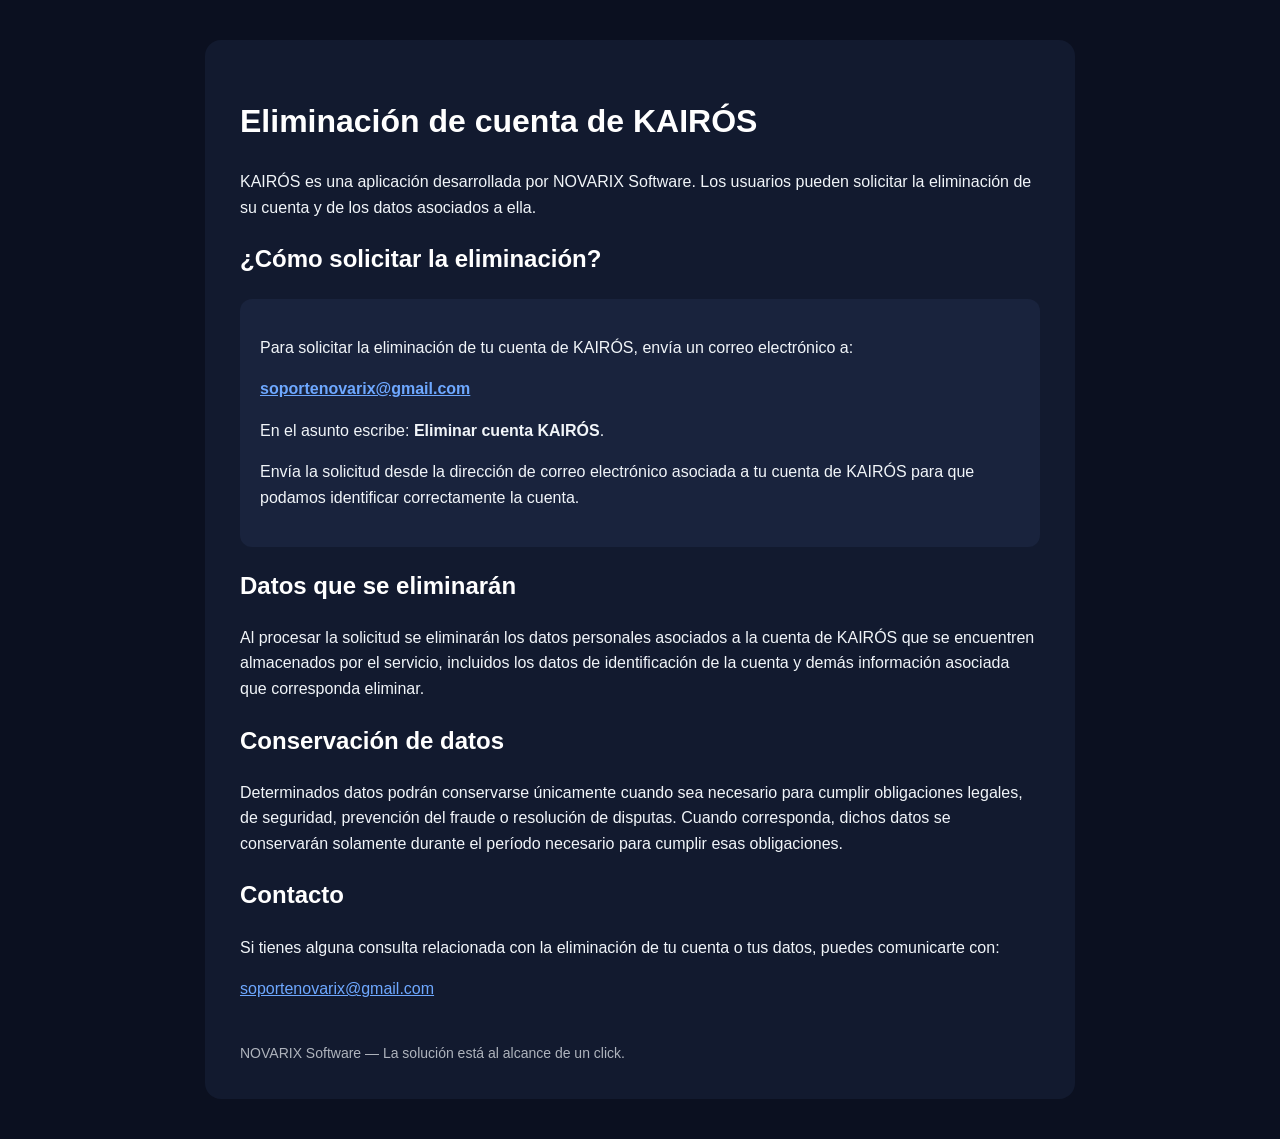
<file: delete-kairos.html>
<!DOCTYPE html>
<html lang="es">
<head>
  <meta charset="UTF-8">
  <meta name="viewport" content="width=device-width, initial-scale=1.0">
  <title>Eliminar cuenta de KAIRÓS | NOVARIX Software</title>
  <style>
    body {
      font-family: Arial, sans-serif;
      background: #0b1020;
      color: #f1f5f9;
      margin: 0;
      padding: 40px 20px;
      line-height: 1.6;
    }

    .container {
      max-width: 800px;
      margin: auto;
      background: #121a2f;
      padding: 35px;
      border-radius: 16px;
    }

    h1, h2 {
      color: #ffffff;
    }

    a {
      color: #6ea8ff;
    }

    .box {
      background: #19233d;
      padding: 20px;
      border-radius: 12px;
      margin: 20px 0;
    }

    footer {
      margin-top: 40px;
      opacity: 0.7;
      font-size: 14px;
    }
  </style>
</head>

<body>

<div class="container">

  <h1>Eliminación de cuenta de KAIRÓS</h1>

  <p>
    KAIRÓS es una aplicación desarrollada por NOVARIX Software.
    Los usuarios pueden solicitar la eliminación de su cuenta y
    de los datos asociados a ella.
  </p>

  <h2>¿Cómo solicitar la eliminación?</h2>

  <div class="box">
    <p>
      Para solicitar la eliminación de tu cuenta de KAIRÓS,
      envía un correo electrónico a:
    </p>

    <p>
      <strong>
        <a href="mailto:soportenovarix@gmail.com">
          soportenovarix@gmail.com
        </a>
      </strong>
    </p>

    <p>
      En el asunto escribe:
      <strong>Eliminar cuenta KAIRÓS</strong>.
    </p>

    <p>
      Envía la solicitud desde la dirección de correo electrónico
      asociada a tu cuenta de KAIRÓS para que podamos identificar
      correctamente la cuenta.
    </p>
  </div>

  <h2>Datos que se eliminarán</h2>

  <p>
    Al procesar la solicitud se eliminarán los datos personales
    asociados a la cuenta de KAIRÓS que se encuentren almacenados
    por el servicio, incluidos los datos de identificación de la
    cuenta y demás información asociada que corresponda eliminar.
  </p>

  <h2>Conservación de datos</h2>

  <p>
    Determinados datos podrán conservarse únicamente cuando sea
    necesario para cumplir obligaciones legales, de seguridad,
    prevención del fraude o resolución de disputas. Cuando corresponda,
    dichos datos se conservarán solamente durante el período necesario
    para cumplir esas obligaciones.
  </p>

  <h2>Contacto</h2>

  <p>
    Si tienes alguna consulta relacionada con la eliminación de tu
    cuenta o tus datos, puedes comunicarte con:
  </p>

  <p>
    <a href="mailto:soportenovarix@gmail.com">
      soportenovarix@gmail.com
    </a>
  </p>

  <footer>
    NOVARIX Software — La solución está al alcance de un click.
  </footer>

</div>

</body>
</html>
</file>
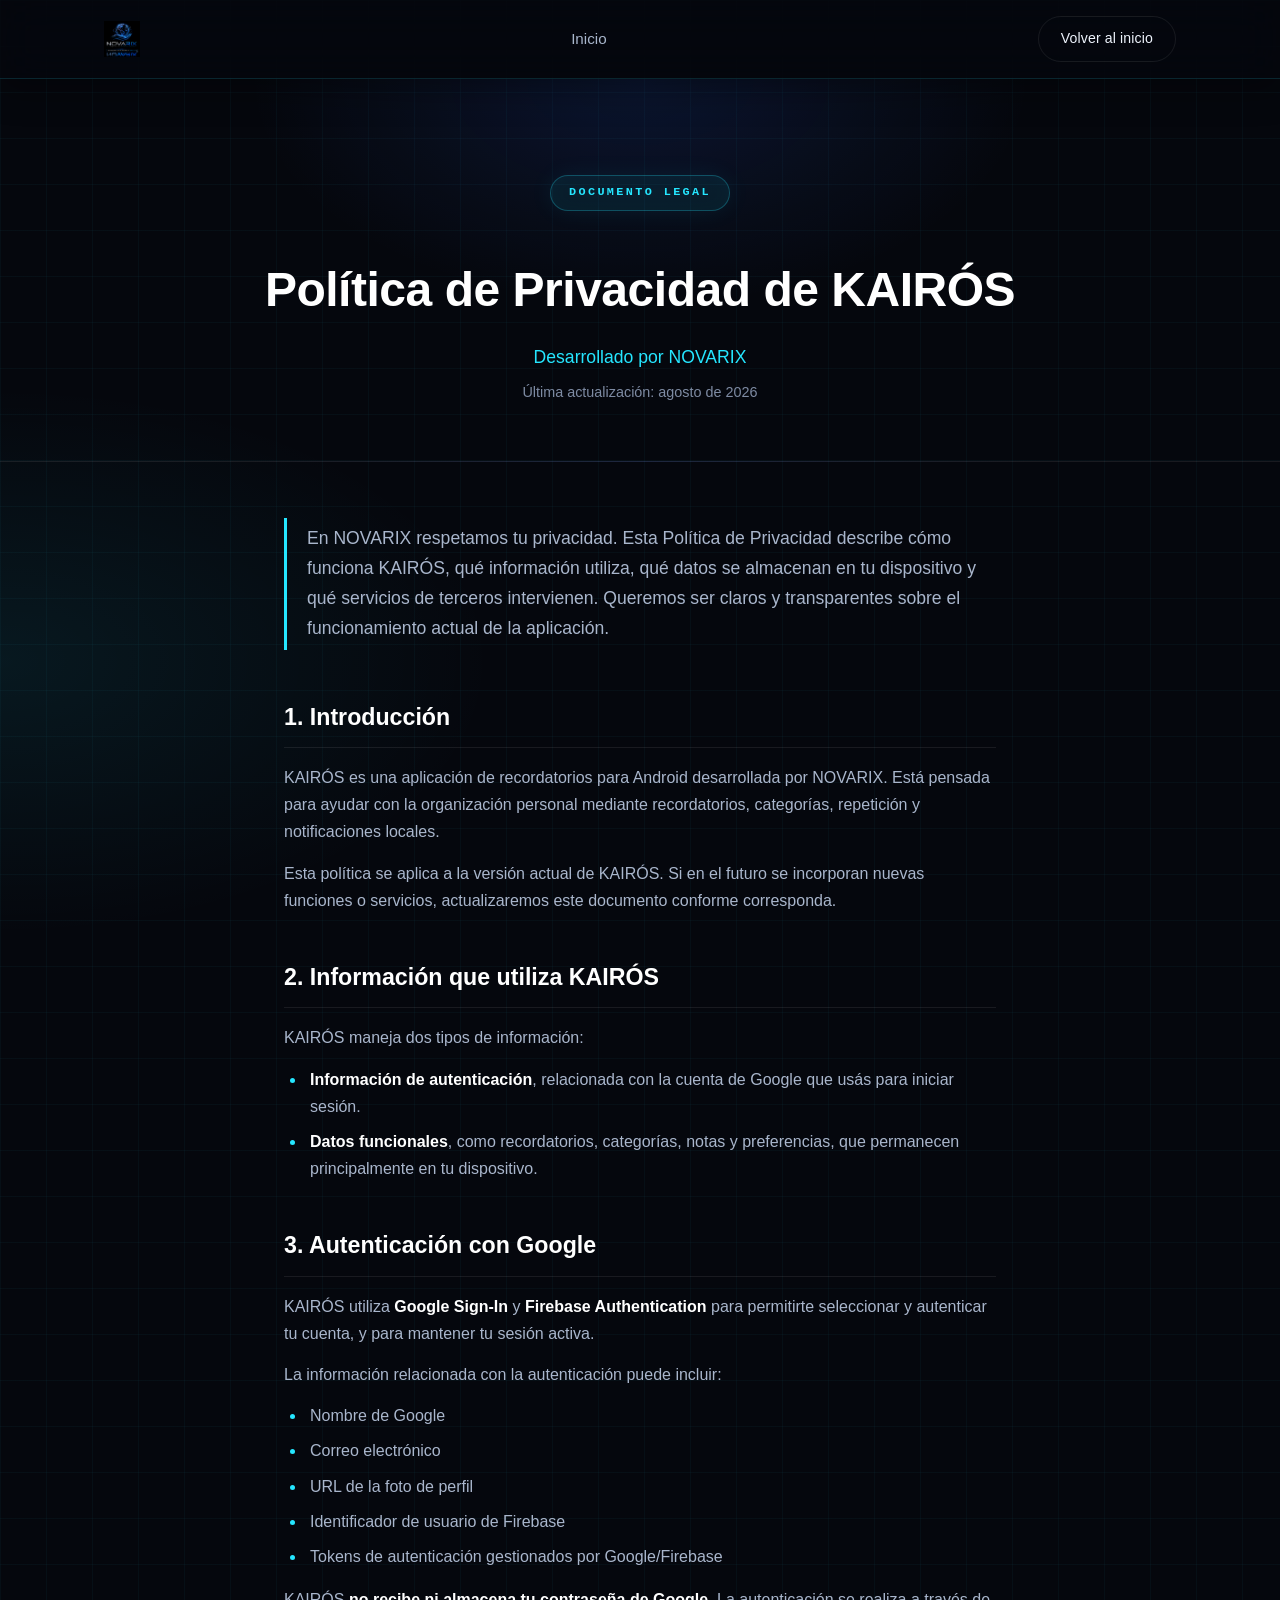
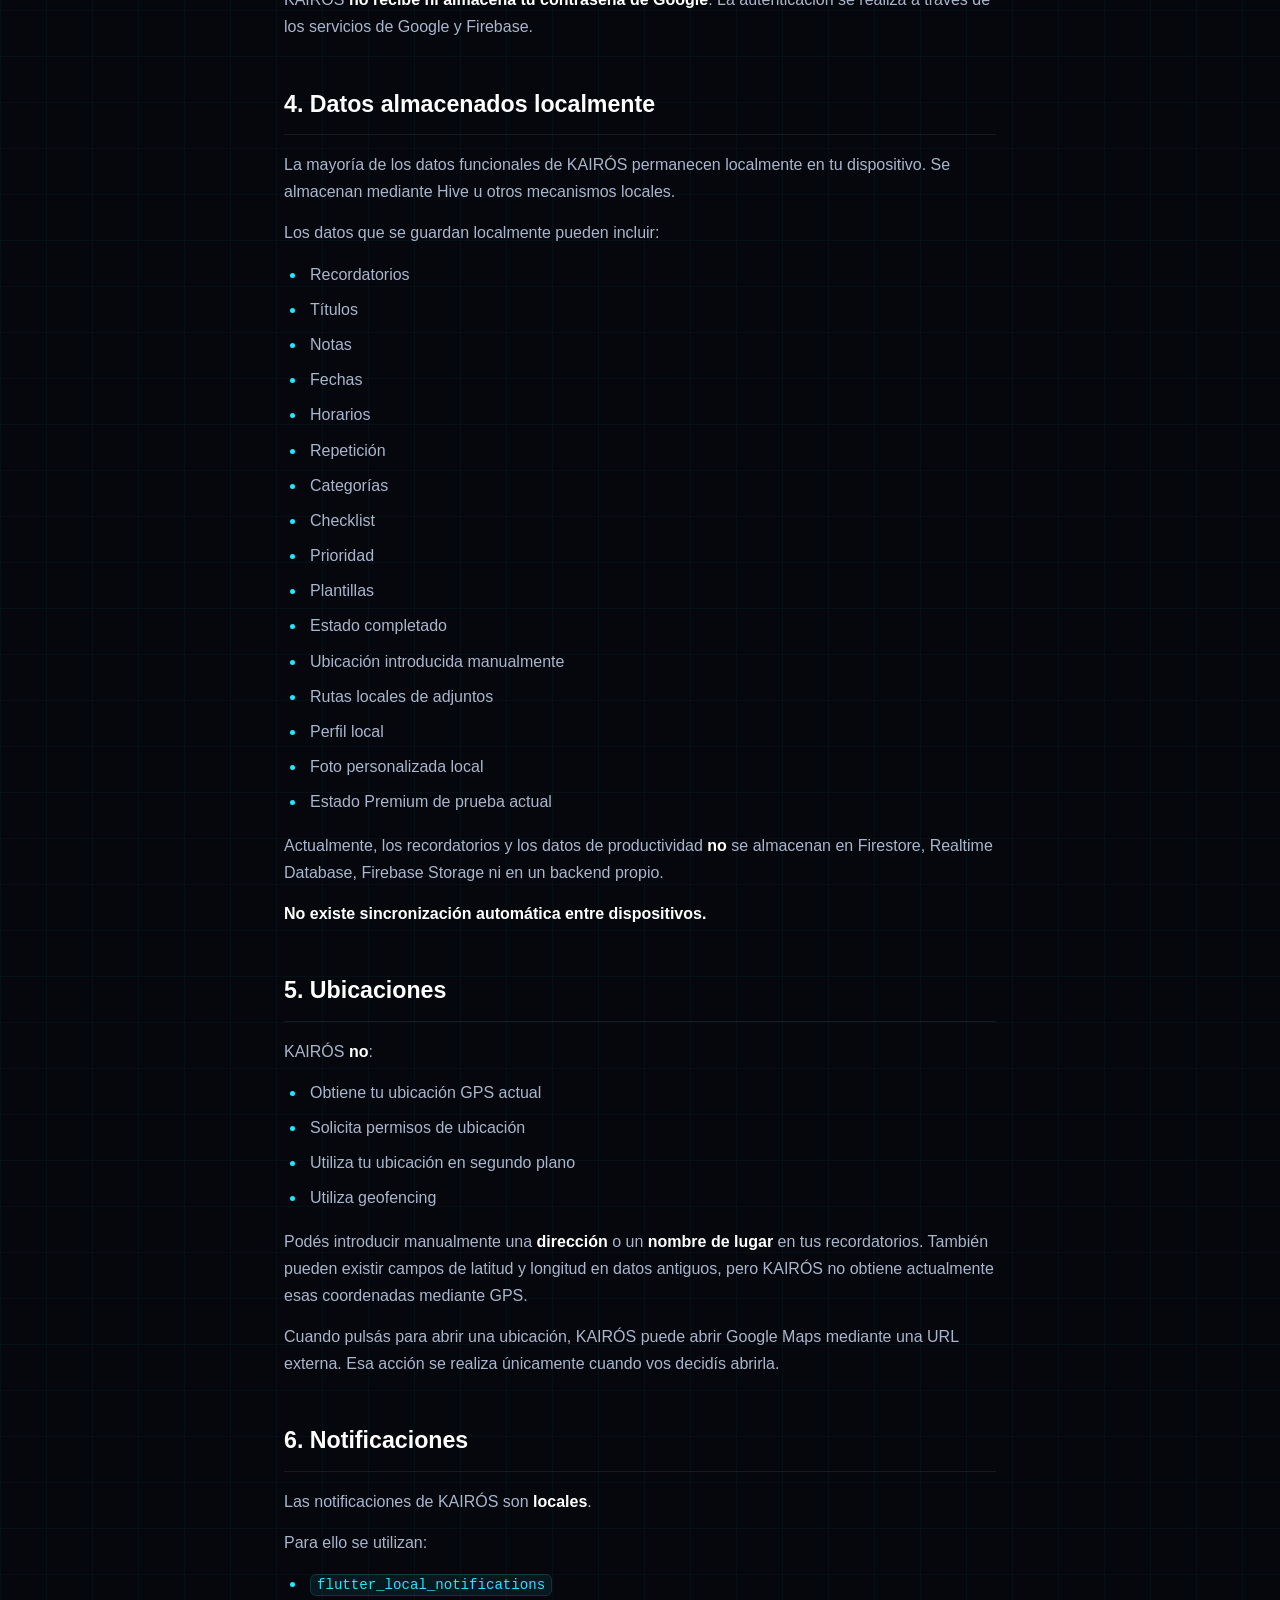
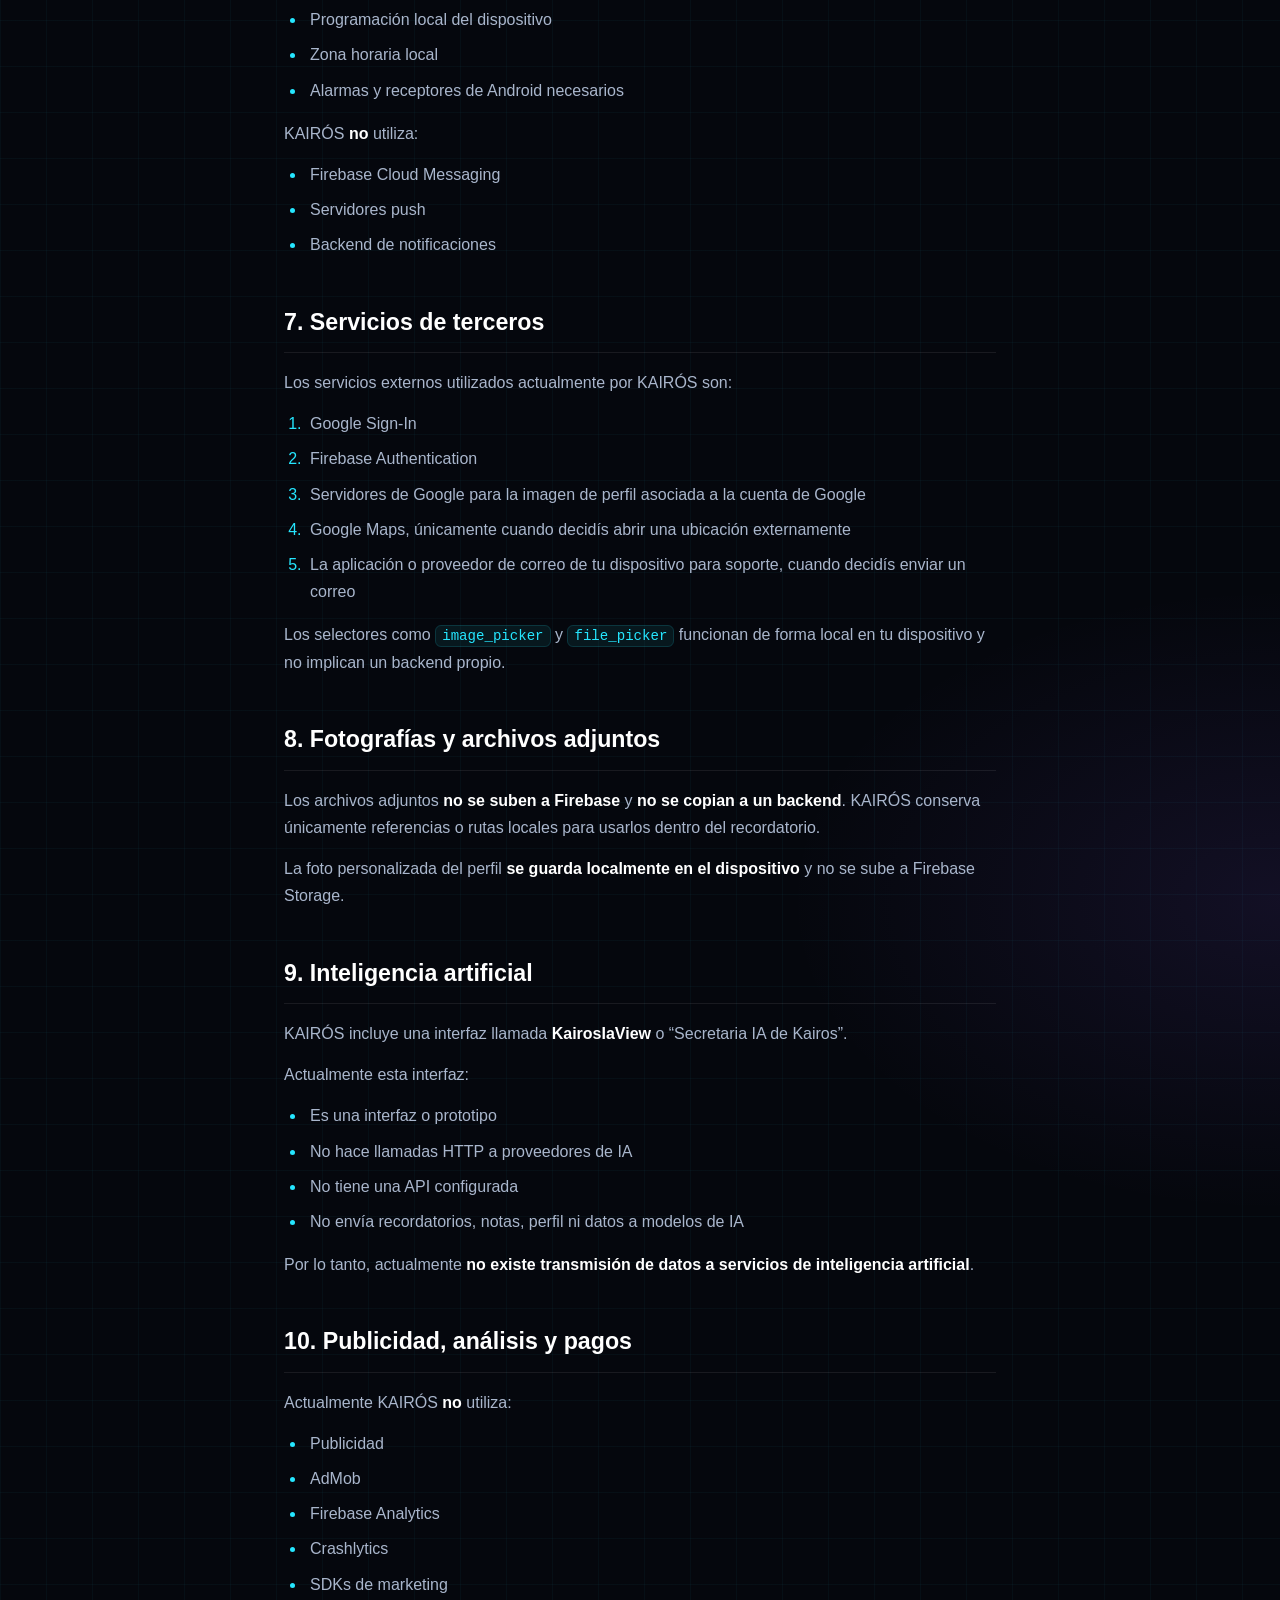
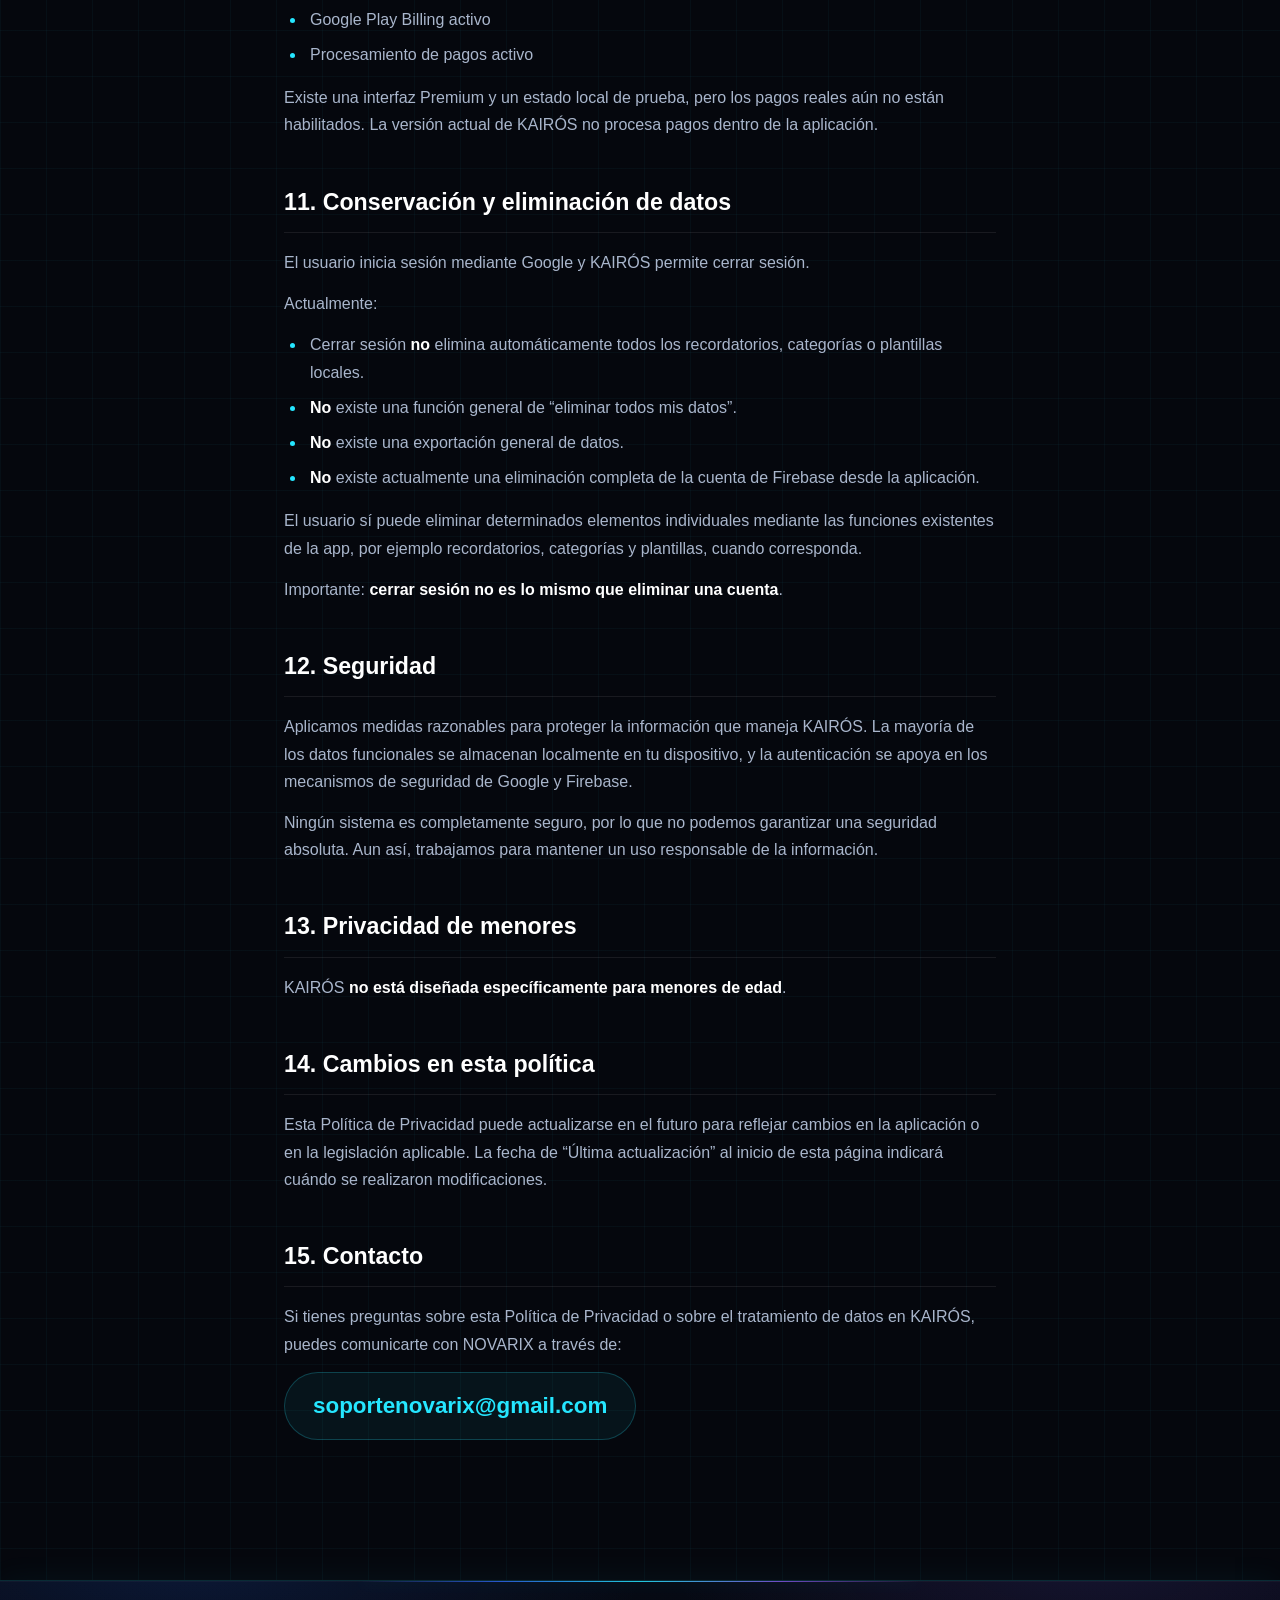
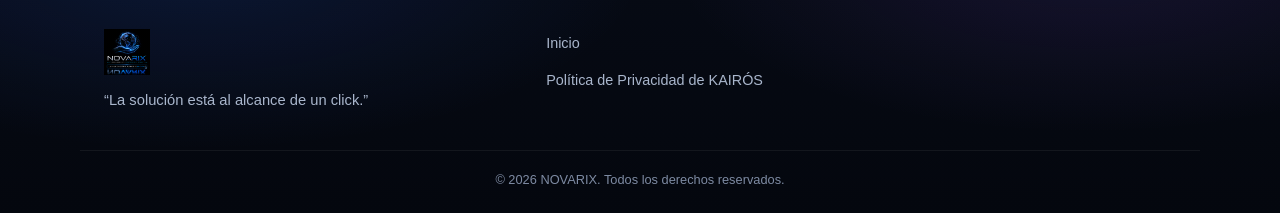
<file: privacy-kairos.html>
<!DOCTYPE html>
<html lang="es">
<head>
  <meta charset="UTF-8">
  <meta name="viewport" content="width=device-width, initial-scale=1.0">
  <title>Política de Privacidad de KAIRÓS | NOVARIX</title>
  <meta name="description" content="Consulta cómo KAIRÓS utiliza, almacena y protege la información de sus usuarios.">
  <meta name="theme-color" content="#05070d">
  <link rel="stylesheet" href="styles.css">
</head>
<body>
  <a class="skip-link" href="#contenido">Saltar al contenido</a>

  <header class="site-header">
    <div class="container header-inner">
      <a href="index.html" class="brand" aria-label="NOVARIX — Inicio">
        <img src="logo_novarix.png" alt="NOVARIX" class="brand-logo" data-logo-fallback>
        <span class="brand-logo-fallback">NOVARIX</span>
      </a>

      <nav class="site-nav" aria-label="Navegación principal">
        <ul>
          <li><a href="index.html">Inicio</a></li>
        </ul>
      </nav>

      <a href="index.html" class="btn btn-outline header-cta">Volver al inicio</a>
    </div>
  </header>

  <main id="contenido">
    <section class="policy-hero">
      <div class="container">
        <p class="hero-eyebrow reveal">Documento legal</p>
        <h1 class="policy-title reveal">Política de Privacidad de KAIRÓS</h1>
        <p class="policy-subtitle reveal">Desarrollado por NOVARIX</p>
        <p class="policy-date reveal">Última actualización: agosto de 2026</p>
      </div>
    </section>

    <section class="section policy-section">
      <div class="container policy-content">
        <p class="policy-intro reveal">
          En NOVARIX respetamos tu privacidad. Esta Política de Privacidad describe cómo funciona
          KAIRÓS, qué información utiliza, qué datos se almacenan en tu dispositivo y qué servicios
          de terceros intervienen. Queremos ser claros y transparentes sobre el funcionamiento
          actual de la aplicación.
        </p>

        <!-- 1. Introducción -->
        <div class="policy-block reveal">
          <h2>1. Introducción</h2>
          <p>
            KAIRÓS es una aplicación de recordatorios para Android desarrollada por NOVARIX.
            Está pensada para ayudar con la organización personal mediante recordatorios,
            categorías, repetición y notificaciones locales.
          </p>
          <p>
            Esta política se aplica a la versión actual de KAIRÓS. Si en el futuro se incorporan
            nuevas funciones o servicios, actualizaremos este documento conforme corresponda.
          </p>
        </div>

        <!-- 2. Información que utiliza KAIRÓS -->
        <div class="policy-block reveal">
          <h2>2. Información que utiliza KAIRÓS</h2>
          <p>KAIRÓS maneja dos tipos de información:</p>
          <ul>
            <li>
              <strong>Información de autenticación</strong>, relacionada con la cuenta de Google
              que usás para iniciar sesión.
            </li>
            <li>
              <strong>Datos funcionales</strong>, como recordatorios, categorías, notas y
              preferencias, que permanecen principalmente en tu dispositivo.
            </li>
          </ul>
        </div>

        <!-- 3. Autenticación con Google -->
        <div class="policy-block reveal">
          <h2>3. Autenticación con Google</h2>
          <p>
            KAIRÓS utiliza <strong>Google Sign-In</strong> y <strong>Firebase Authentication</strong>
            para permitirte seleccionar y autenticar tu cuenta, y para mantener tu sesión activa.
          </p>
          <p>La información relacionada con la autenticación puede incluir:</p>
          <ul>
            <li>Nombre de Google</li>
            <li>Correo electrónico</li>
            <li>URL de la foto de perfil</li>
            <li>Identificador de usuario de Firebase</li>
            <li>Tokens de autenticación gestionados por Google/Firebase</li>
          </ul>
          <p>
            KAIRÓS <strong>no recibe ni almacena tu contraseña de Google</strong>.
            La autenticación se realiza a través de los servicios de Google y Firebase.
          </p>
        </div>

        <!-- 4. Datos almacenados localmente -->
        <div class="policy-block reveal">
          <h2>4. Datos almacenados localmente</h2>
          <p>
            La mayoría de los datos funcionales de KAIRÓS permanecen localmente en tu dispositivo.
            Se almacenan mediante Hive u otros mecanismos locales.
          </p>
          <p>Los datos que se guardan localmente pueden incluir:</p>
          <ul>
            <li>Recordatorios</li>
            <li>Títulos</li>
            <li>Notas</li>
            <li>Fechas</li>
            <li>Horarios</li>
            <li>Repetición</li>
            <li>Categorías</li>
            <li>Checklist</li>
            <li>Prioridad</li>
            <li>Plantillas</li>
            <li>Estado completado</li>
            <li>Ubicación introducida manualmente</li>
            <li>Rutas locales de adjuntos</li>
            <li>Perfil local</li>
            <li>Foto personalizada local</li>
            <li>Estado Premium de prueba actual</li>
          </ul>
          <p>
            Actualmente, los recordatorios y los datos de productividad <strong>no</strong> se
            almacenan en Firestore, Realtime Database, Firebase Storage ni en un backend propio.
          </p>
          <p>
            <strong>No existe sincronización automática entre dispositivos.</strong>
          </p>
        </div>

        <!-- 5. Ubicaciones -->
        <div class="policy-block reveal">
          <h2>5. Ubicaciones</h2>
          <p>KAIRÓS <strong>no</strong>:</p>
          <ul>
            <li>Obtiene tu ubicación GPS actual</li>
            <li>Solicita permisos de ubicación</li>
            <li>Utiliza tu ubicación en segundo plano</li>
            <li>Utiliza geofencing</li>
          </ul>
          <p>
            Podés introducir manualmente una <strong>dirección</strong> o un
            <strong>nombre de lugar</strong> en tus recordatorios. También pueden existir campos de
            latitud y longitud en datos antiguos, pero KAIRÓS no obtiene actualmente esas
            coordenadas mediante GPS.
          </p>
          <p>
            Cuando pulsás para abrir una ubicación, KAIRÓS puede abrir Google Maps mediante una URL
            externa. Esa acción se realiza únicamente cuando vos decidís abrirla.
          </p>
        </div>

        <!-- 6. Notificaciones -->
        <div class="policy-block reveal">
          <h2>6. Notificaciones</h2>
          <p>Las notificaciones de KAIRÓS son <strong>locales</strong>.</p>
          <p>Para ello se utilizan:</p>
          <ul>
            <li><code>flutter_local_notifications</code></li>
            <li>Programación local del dispositivo</li>
            <li>Zona horaria local</li>
            <li>Alarmas y receptores de Android necesarios</li>
          </ul>
          <p>KAIRÓS <strong>no</strong> utiliza:</p>
          <ul>
            <li>Firebase Cloud Messaging</li>
            <li>Servidores push</li>
            <li>Backend de notificaciones</li>
          </ul>
        </div>

        <!-- 7. Servicios de terceros -->
        <div class="policy-block reveal">
          <h2>7. Servicios de terceros</h2>
          <p>Los servicios externos utilizados actualmente por KAIRÓS son:</p>
          <ol>
            <li>Google Sign-In</li>
            <li>Firebase Authentication</li>
            <li>Servidores de Google para la imagen de perfil asociada a la cuenta de Google</li>
            <li>Google Maps, únicamente cuando decidís abrir una ubicación externamente</li>
            <li>
              La aplicación o proveedor de correo de tu dispositivo para soporte, cuando decidís
              enviar un correo
            </li>
          </ol>
          <p>
            Los selectores como <code>image_picker</code> y <code>file_picker</code> funcionan de
            forma local en tu dispositivo y no implican un backend propio.
          </p>
        </div>

        <!-- 8. Fotografías y archivos adjuntos -->
        <div class="policy-block reveal">
          <h2>8. Fotografías y archivos adjuntos</h2>
          <p>
            Los archivos adjuntos <strong>no se suben a Firebase</strong> y
            <strong>no se copian a un backend</strong>. KAIRÓS conserva únicamente referencias
            o rutas locales para usarlos dentro del recordatorio.
          </p>
          <p>
            La foto personalizada del perfil <strong>se guarda localmente en el dispositivo</strong>
            y no se sube a Firebase Storage.
          </p>
        </div>

        <!-- 9. Inteligencia artificial -->
        <div class="policy-block reveal">
          <h2>9. Inteligencia artificial</h2>
          <p>
            KAIRÓS incluye una interfaz llamada <strong>KairosIaView</strong> o
            “Secretaria IA de Kairos”.
          </p>
          <p>Actualmente esta interfaz:</p>
          <ul>
            <li>Es una interfaz o prototipo</li>
            <li>No hace llamadas HTTP a proveedores de IA</li>
            <li>No tiene una API configurada</li>
            <li>No envía recordatorios, notas, perfil ni datos a modelos de IA</li>
          </ul>
          <p>
            Por lo tanto, actualmente <strong>no existe transmisión de datos a servicios de
            inteligencia artificial</strong>.
          </p>
        </div>

        <!-- 10. Publicidad, análisis y pagos -->
        <div class="policy-block reveal">
          <h2>10. Publicidad, análisis y pagos</h2>
          <p>Actualmente KAIRÓS <strong>no</strong> utiliza:</p>
          <ul>
            <li>Publicidad</li>
            <li>AdMob</li>
            <li>Firebase Analytics</li>
            <li>Crashlytics</li>
            <li>SDKs de marketing</li>
            <li>Google Play Billing activo</li>
            <li>Procesamiento de pagos activo</li>
          </ul>
          <p>
            Existe una interfaz Premium y un estado local de prueba, pero los pagos reales aún no
            están habilitados. La versión actual de KAIRÓS no procesa pagos dentro de la aplicación.
          </p>
        </div>

        <!-- 11. Conservación y eliminación de datos -->
        <div class="policy-block reveal">
          <h2>11. Conservación y eliminación de datos</h2>
          <p>El usuario inicia sesión mediante Google y KAIRÓS permite cerrar sesión.</p>
          <p>Actualmente:</p>
          <ul>
            <li>
              Cerrar sesión <strong>no</strong> elimina automáticamente todos los recordatorios,
              categorías o plantillas locales.
            </li>
            <li>
              <strong>No</strong> existe una función general de “eliminar todos mis datos”.
            </li>
            <li><strong>No</strong> existe una exportación general de datos.</li>
            <li>
              <strong>No</strong> existe actualmente una eliminación completa de la cuenta de
              Firebase desde la aplicación.
            </li>
          </ul>
          <p>
            El usuario sí puede eliminar determinados elementos individuales mediante las funciones
            existentes de la app, por ejemplo recordatorios, categorías y plantillas, cuando
            corresponda.
          </p>
          <p>
            Importante: <strong>cerrar sesión no es lo mismo que eliminar una cuenta</strong>.
          </p>
        </div>

        <!-- 12. Seguridad -->
        <div class="policy-block reveal">
          <h2>12. Seguridad</h2>
          <p>
            Aplicamos medidas razonables para proteger la información que maneja KAIRÓS. La mayoría
            de los datos funcionales se almacenan localmente en tu dispositivo, y la autenticación
            se apoya en los mecanismos de seguridad de Google y Firebase.
          </p>
          <p>
            Ningún sistema es completamente seguro, por lo que no podemos garantizar una seguridad
            absoluta. Aun así, trabajamos para mantener un uso responsable de la información.
          </p>
        </div>

        <!-- 13. Privacidad de menores -->
        <div class="policy-block reveal">
          <h2>13. Privacidad de menores</h2>
          <p>
            KAIRÓS <strong>no está diseñada específicamente para menores de edad</strong>.
          </p>
        </div>

        <!-- 14. Cambios en esta política -->
        <div class="policy-block reveal">
          <h2>14. Cambios en esta política</h2>
          <p>
            Esta Política de Privacidad puede actualizarse en el futuro para reflejar cambios en
            la aplicación o en la legislación aplicable. La fecha de “Última actualización” al
            inicio de esta página indicará cuándo se realizaron modificaciones.
          </p>
        </div>

        <!-- 15. Contacto -->
        <div class="policy-block reveal">
          <h2>15. Contacto</h2>
          <p>
            Si tienes preguntas sobre esta Política de Privacidad o sobre el tratamiento de datos
            en KAIRÓS, puedes comunicarte con NOVARIX a través de:
          </p>
          <p>
            <a class="contact-email" href="mailto:soportenovarix@gmail.com">soportenovarix@gmail.com</a>
          </p>
        </div>
      </div>
    </section>
  </main>

  <footer class="site-footer">
    <div class="container footer-inner">
      <div class="footer-brand">
        <a href="index.html" class="brand" aria-label="NOVARIX — Inicio">
          <img src="logo_novarix.png" alt="NOVARIX" class="brand-logo brand-logo-footer" data-logo-fallback>
          <span class="brand-logo-fallback">NOVARIX</span>
        </a>
        <p class="footer-slogan">“La solución está al alcance de un click.”</p>
      </div>

      <nav class="footer-nav" aria-label="Enlaces del pie de página">
        <ul>
          <li><a href="index.html">Inicio</a></li>
          <li><a href="privacy-kairos.html">Política de Privacidad de KAIRÓS</a></li>
        </ul>
      </nav>
    </div>

    <div class="container footer-bottom">
      <p>© 2026 NOVARIX. Todos los derechos reservados.</p>
    </div>
  </footer>

  <script src="script.js"></script>
</body>
</html>
</file>
<file: styles.css>
/* ==========================================================================
   NOVARIX — Estilos
   Estética: tecnológica, elegante, futurista, profesional.
   Fondo oscuro, azules eléctricos, cian y blanco.
   ========================================================================== */

:root {
  --bg: #05070d;
  --bg-elevated: #0a0f1a;
  --bg-card: #0c1322;
  --surface: rgba(255, 255, 255, 0.03);
  --surface-strong: rgba(255, 255, 255, 0.06);

  --text: #eef3fc;
  --text-muted: #a9b6cc;
  --text-soft: #7e8ba3;

  --electric-blue: #2f6bff;
  --electric-blue-bright: #4d82ff;
  --cyan: #25e6ff;
  --violet: #8b5cf6;
  --violet-soft: #a78bfa;

  --border: rgba(255, 255, 255, 0.08);
  --border-strong: rgba(255, 255, 255, 0.14);

  --gradient-primary: linear-gradient(135deg, #2f6bff 0%, #25e6ff 100%);
  --glow-blue: 0 0 24px rgba(47, 107, 255, 0.35);
  --glow-cyan: 0 0 20px rgba(37, 230, 255, 0.25);
  --glow-violet: 0 0 24px rgba(139, 92, 246, 0.35);

  --font-sans: -apple-system, BlinkMacSystemFont, "Segoe UI", Roboto, Helvetica, Arial, sans-serif;
  --font-mono: "SFMono-Regular", Consolas, "Liberation Mono", Menlo, monospace;

  --container: 1120px;
  --radius: 14px;
  --radius-lg: 20px;
}

* {
  margin: 0;
  padding: 0;
  box-sizing: border-box;
}

html {
  scroll-behavior: smooth;
}

body {
  font-family: var(--font-sans);
  font-size: 1rem;
  line-height: 1.7;
  color: var(--text);
  background-color: var(--bg);
  background-image:
    radial-gradient(1200px 600px at 80% -10%, rgba(47, 107, 255, 0.12), transparent 60%),
    radial-gradient(900px 500px at 0% 10%, rgba(37, 230, 255, 0.08), transparent 55%),
    radial-gradient(820px 520px at 100% 62%, rgba(139, 92, 246, 0.10), transparent 60%),
    linear-gradient(rgba(37, 230, 255, 0.035) 1px, transparent 1px),
    linear-gradient(90deg, rgba(37, 230, 255, 0.035) 1px, transparent 1px);
  background-repeat: no-repeat, no-repeat, no-repeat, repeat, repeat;
  background-size: auto, auto, auto, 46px 46px, 46px 46px;
  -webkit-font-smoothing: antialiased;
  text-rendering: optimizeLegibility;
  overflow-x: hidden;
}

a {
  color: inherit;
  text-decoration: none;
}

img {
  max-width: 100%;
  display: block;
}

ul,
ol {
  list-style: none;
}

.container {
  width: 100%;
  max-width: var(--container);
  margin: 0 auto;
  padding: 0 24px;
}

/* Accesibilidad: saltar al contenido */
.skip-link {
  position: absolute;
  left: -9999px;
  top: 0;
  z-index: 100;
  padding: 12px 18px;
  background: var(--electric-blue);
  color: #fff;
  border-radius: 0 0 8px 0;
}

.skip-link:focus {
  left: 0;
}

/* ==========================================================================
   Botones
   ========================================================================== */
.btn {
  display: inline-flex;
  align-items: center;
  justify-content: center;
  gap: 8px;
  padding: 13px 26px;
  border-radius: 999px;
  font-size: 0.95rem;
  font-weight: 600;
  letter-spacing: 0.01em;
  border: 1px solid transparent;
  cursor: pointer;
  transition: transform 0.25s ease, box-shadow 0.25s ease, background-color 0.25s ease,
    border-color 0.25s ease;
  white-space: nowrap;
}

.btn:focus-visible {
  outline: 2px solid var(--cyan);
  outline-offset: 3px;
}

.btn-primary {
  background: linear-gradient(135deg, #2f6bff 0%, #25e6ff 100%);
  color: #04101f;
  border: 1px solid rgba(255, 255, 255, 0.18);
  font-weight: 700;
  box-shadow: 0 8px 24px rgba(47, 107, 255, 0.4), var(--glow-blue);
}

.btn-primary:hover {
  transform: translateY(-2px);
  box-shadow: 0 10px 30px rgba(47, 107, 255, 0.55), 0 0 34px rgba(37, 230, 255, 0.35);
}

.btn-secondary {
  background: rgba(255, 255, 255, 0.04);
  color: #fff;
  border-color: rgba(37, 230, 255, 0.35);
  backdrop-filter: blur(8px);
  -webkit-backdrop-filter: blur(8px);
}

.btn-secondary:hover {
  transform: translateY(-2px);
  border-color: var(--cyan);
  color: var(--cyan);
  background: rgba(37, 230, 255, 0.06);
  box-shadow: var(--glow-cyan);
}

.btn-outline {
  background: transparent;
  color: var(--text);
  border-color: var(--border);
  padding: 9px 18px;
  font-size: 0.85rem;
  font-weight: 500;
}

.btn-outline:hover {
  border-color: var(--cyan);
  color: var(--cyan);
  box-shadow: var(--glow-cyan);
}

.btn-whatsapp {
  background: linear-gradient(135deg, #1eb85a 0%, #25d366 100%);
  color: #04170c;
  border: 1px solid rgba(255, 255, 255, 0.18);
  font-weight: 700;
  box-shadow: 0 12px 32px rgba(37, 211, 102, 0.32), 0 0 28px rgba(37, 211, 102, 0.16);
}

.btn-whatsapp:hover {
  transform: translateY(-2px);
  box-shadow: 0 14px 36px rgba(37, 211, 102, 0.45), 0 0 34px rgba(37, 211, 102, 0.3);
}

/* ==========================================================================
   Header / Navegación
   ========================================================================== */
.site-header {
  position: sticky;
  top: 0;
  z-index: 50;
  background: rgba(5, 7, 13, 0.72);
  backdrop-filter: blur(20px) saturate(140%);
  -webkit-backdrop-filter: blur(20px) saturate(140%);
  border-bottom: 1px solid rgba(37, 230, 255, 0.14);
  box-shadow: 0 10px 34px rgba(0, 0, 0, 0.35);
}

.header-inner {
  display: flex;
  align-items: center;
  justify-content: space-between;
  gap: 24px;
  padding-top: 16px;
  padding-bottom: 16px;
}

.brand {
  display: inline-flex;
  align-items: center;
}

.brand--header {
  flex: 0 0 auto;
  min-width: 210px;
}

.brand-logo-window {
  position: relative;
  display: block;
  width: 210px;
  height: 31px;
  overflow: hidden;
  filter: drop-shadow(0 0 12px rgba(47, 107, 255, 0.38));
}

.brand--header .brand-logo {
  position: absolute;
  top: 0;
  left: 0;
  width: 100%;
  height: auto;
  max-width: none;
  transform: translateY(-54.2%);
}

.logo-wrap {
  display: inline-flex;
  align-items: center;
  gap: 10px;
}

.logo-wrap img {
  height: 30px;
  width: auto;
}

.logo-text {
  font-family: var(--font-sans);
  font-size: 1.25rem;
  font-weight: 800;
  letter-spacing: 0.18em;
  color: #fff;
  text-shadow: 0 0 14px rgba(47, 107, 255, 0.6);
}

.brand-logo {
  height: 36px;
  width: auto;
  object-fit: contain;
}

.brand-logo-fallback {
  display: none;
  font-family: var(--font-sans);
  font-size: 1.25rem;
  font-weight: 800;
  letter-spacing: 0.18em;
  color: #fff;
  text-shadow: 0 0 14px rgba(47, 107, 255, 0.6);
}

.brand-fallback-active .brand-logo-fallback {
  display: inline;
}

.brand--header.brand-fallback-active .brand-logo-window {
  display: none;
}

.brand-logo-footer {
  height: 46px;
}

.site-nav ul {
  display: flex;
  align-items: center;
  gap: 34px;
}

.site-nav a {
  position: relative;
  font-size: 0.95rem;
  font-weight: 500;
  color: var(--text-muted);
  padding: 6px 0;
  transition: color 0.2s ease;
}

.site-nav a::after {
  content: "";
  position: absolute;
  left: 0;
  bottom: 0;
  width: 100%;
  height: 2px;
  background: var(--gradient-primary);
  border-radius: 999px;
  transform: scaleX(0);
  transform-origin: left;
  transition: transform 0.25s ease;
  box-shadow: var(--glow-cyan);
}

.site-nav a:hover {
  color: #fff;
}

.site-nav a:hover::after {
  transform: scaleX(1);
}

.header-cta {
  padding: 10px 22px;
  font-size: 0.88rem;
  white-space: nowrap;
  flex-shrink: 0;
}

/* ==========================================================================
   Hero
   ========================================================================== */
.hero {
  position: relative;
  display: flex;
  align-items: center;
  min-height: calc(100vh - 78px);
  min-height: calc(100svh - 78px);
  padding: 72px 0;
  overflow: hidden;
  isolation: isolate;
  background:
    linear-gradient(180deg, rgba(5, 7, 13, 0.12) 0%, rgba(5, 7, 13, 0.78) 100%),
    radial-gradient(circle at 50% 42%, rgba(18, 111, 255, 0.16), transparent 32%);
}

.hero::before {
  content: "";
  position: absolute;
  z-index: -2;
  inset: -18% -10%;
  background:
    radial-gradient(ellipse at 50% 44%, rgba(37, 230, 255, 0.20) 0%, rgba(47, 107, 255, 0.10) 28%, transparent 59%),
    radial-gradient(circle at 15% 24%, rgba(47, 107, 255, 0.14), transparent 24%),
    radial-gradient(circle at 87% 68%, rgba(37, 230, 255, 0.09), transparent 25%);
  pointer-events: none;
}

.hero::after {
  content: "";
  position: absolute;
  z-index: -1;
  inset: 0;
  background-image:
    linear-gradient(rgba(37, 230, 255, 0.055) 1px, transparent 1px),
    linear-gradient(90deg, rgba(37, 230, 255, 0.055) 1px, transparent 1px);
  background-size: 54px 54px;
  mask-image: linear-gradient(to bottom, transparent 2%, rgba(0, 0, 0, 0.82) 28%, rgba(0, 0, 0, 0.4) 76%, transparent 100%);
  -webkit-mask-image: linear-gradient(to bottom, transparent 2%, rgba(0, 0, 0, 0.82) 28%, rgba(0, 0, 0, 0.4) 76%, transparent 100%);
  pointer-events: none;
}

.hero-content {
  position: relative;
  text-align: center;
  display: flex;
  flex-direction: column;
  align-items: center;
  width: calc(100% - 48px);
  max-width: 980px;
  padding: clamp(44px, 6vw, 72px) clamp(28px, 6vw, 72px);
  border: 1px solid rgba(104, 206, 255, 0.16);
  border-radius: 32px;
  background:
    linear-gradient(145deg, rgba(13, 24, 43, 0.76), rgba(5, 10, 19, 0.62)),
    radial-gradient(circle at 50% 0%, rgba(37, 230, 255, 0.09), transparent 43%);
  box-shadow:
    0 30px 90px rgba(0, 0, 0, 0.48),
    0 0 80px rgba(47, 107, 255, 0.10),
    inset 0 1px 0 rgba(255, 255, 255, 0.055);
  backdrop-filter: blur(13px);
  -webkit-backdrop-filter: blur(13px);
}

.hero-content::before {
  content: "";
  position: absolute;
  top: -1px;
  left: 12%;
  right: 12%;
  height: 1px;
  background: linear-gradient(90deg, transparent, rgba(37, 230, 255, 0.9), transparent);
  box-shadow: 0 0 24px rgba(37, 230, 255, 0.65);
  pointer-events: none;
}

.hero-eyebrow {
  display: inline-flex;
  align-items: center;
  gap: 10px;
  font-family: var(--font-mono);
  font-size: 0.74rem;
  font-weight: 700;
  letter-spacing: 0.2em;
  line-height: 1.35;
  text-transform: uppercase;
  color: var(--cyan);
  background: rgba(37, 230, 255, 0.065);
  border: 1px solid rgba(37, 230, 255, 0.26);
  padding: 9px 18px;
  border-radius: 999px;
  margin-bottom: clamp(24px, 4vw, 38px);
  box-shadow: inset 0 0 20px rgba(37, 230, 255, 0.035), 0 0 24px rgba(37, 230, 255, 0.07);
}

.hero-brand {
  display: flex;
  justify-content: center;
  width: 100%;
  margin-bottom: clamp(24px, 3vw, 32px);
  line-height: 0;
}

.hero-logo-window {
  position: relative;
  display: block;
  width: min(100%, 720px);
  aspect-ratio: 7.15 / 1;
  overflow: hidden;
  filter: drop-shadow(0 0 22px rgba(37, 230, 255, 0.24)) drop-shadow(0 0 50px rgba(47, 107, 255, 0.18));
}

.hero-logo-window img {
  position: absolute;
  top: 0;
  left: 0;
  width: 100%;
  height: auto;
  max-width: none;
  transform: translateY(-54.2%);
}

.hero-slogan {
  font-size: clamp(1.35rem, 2.8vw, 1.95rem);
  font-weight: 650;
  line-height: 1.3;
  letter-spacing: -0.015em;
  color: #f7fbff;
  max-width: 720px;
  margin: 0 auto 14px;
  text-wrap: balance;
}

.hero-subtitle {
  font-size: clamp(0.98rem, 1.7vw, 1.1rem);
  line-height: 1.65;
  color: var(--text-muted);
  max-width: 620px;
  margin: 0 auto 32px;
  text-wrap: balance;
}

.hero-actions {
  display: flex;
  flex-wrap: wrap;
  justify-content: center;
  gap: 14px;
}

.hero-actions .btn {
  min-width: 190px;
  padding: 14px 26px;
  border-radius: 12px;
  letter-spacing: 0.015em;
}

.hero-actions .btn-primary {
  box-shadow: 0 12px 32px rgba(47, 107, 255, 0.32), 0 0 28px rgba(37, 230, 255, 0.16);
}

.hero-actions .btn-secondary {
  background: rgba(7, 17, 30, 0.72);
  border-color: rgba(116, 220, 255, 0.30);
  box-shadow: inset 0 1px 0 rgba(255, 255, 255, 0.05), 0 8px 28px rgba(0, 0, 0, 0.22);
}

/* ==========================================================================
   Secciones generales
   ========================================================================== */
.section {
  padding: 96px 0;
}

.section-alt {
  background: var(--bg-elevated);
  border-top: 1px solid var(--border);
  border-bottom: 1px solid var(--border);
}

.section-heading {
  max-width: 720px;
  margin: 0 auto 56px;
  text-align: center;
}

.section-tag {
  display: inline-block;
  font-size: 0.75rem;
  font-weight: 600;
  letter-spacing: 0.22em;
  text-transform: uppercase;
  color: var(--cyan);
  background: rgba(37, 230, 255, 0.08);
  border: 1px solid rgba(37, 230, 255, 0.2);
  padding: 6px 14px;
  border-radius: 999px;
  margin-bottom: 18px;
}

.section-heading h2 {
  font-size: clamp(1.8rem, 4vw, 2.5rem);
  font-weight: 700;
  letter-spacing: -0.01em;
  line-height: 1.2;
}

.section-heading::after {
  content: "";
  display: block;
  width: 72px;
  height: 3px;
  margin: 22px auto 0;
  border-radius: 999px;
  background: linear-gradient(90deg, var(--electric-blue), var(--cyan), var(--violet));
  box-shadow: var(--glow-cyan);
}

/* ==========================================================================
   Sobre NOVARIX
   ========================================================================== */
.about-content {
  max-width: 760px;
  margin: 0 auto;
  text-align: left;
}

.about-content .lead {
  font-size: 1.2rem;
  line-height: 1.75;
  color: #fff;
  margin-bottom: 18px;
}

.about-content .lead strong {
  color: var(--cyan);
  font-weight: 600;
}

.about-content p {
  color: var(--text-muted);
  margin-bottom: 16px;
}

.pill-list {
  max-width: 760px;
  margin: 32px auto 0;
  display: flex;
  flex-wrap: wrap;
  justify-content: center;
  gap: 12px;
}

.pill-list li {
  font-size: 0.9rem;
  font-weight: 500;
  color: var(--text);
  background: var(--surface-strong);
  border: 1px solid var(--border);
  padding: 9px 18px;
  border-radius: 999px;
}

/* ==========================================================================
   Soluciones (tarjetas)
   ========================================================================== */
.cards-grid {
  display: grid;
  grid-template-columns: repeat(3, 1fr);
  gap: 24px;
}

.card {
  position: relative;
  overflow: hidden;
  background: linear-gradient(160deg, rgba(255, 255, 255, 0.05), rgba(255, 255, 255, 0.015));
  backdrop-filter: blur(10px);
  -webkit-backdrop-filter: blur(10px);
  border: 1px solid var(--border);
  border-radius: var(--radius-lg);
  padding: 32px 28px;
  transition: transform 0.3s ease, border-color 0.3s ease, box-shadow 0.3s ease;
}

.card::before {
  content: "";
  position: absolute;
  top: 0;
  left: 0;
  right: 0;
  height: 2px;
  background: linear-gradient(90deg, var(--electric-blue), var(--cyan), var(--violet));
  opacity: 0.5;
  transition: opacity 0.3s ease;
}

.card:hover {
  transform: translateY(-6px);
  border-color: rgba(37, 230, 255, 0.35);
  box-shadow: 0 18px 40px rgba(0, 0, 0, 0.4), var(--glow-blue);
}

.card:hover::before {
  opacity: 1;
}

.card:hover .card-icon {
  box-shadow: var(--glow-cyan);
}

.card-icon {
  width: 52px;
  height: 52px;
  border-radius: 14px;
  display: flex;
  align-items: center;
  justify-content: center;
  color: var(--cyan);
  background: rgba(37, 230, 255, 0.08);
  border: 1px solid rgba(37, 230, 255, 0.18);
  margin-bottom: 22px;
}

.card-icon svg {
  width: 26px;
  height: 26px;
}

.card h3 {
  font-size: 1.25rem;
  font-weight: 700;
  margin-bottom: 12px;
  color: #fff;
}

.card p {
  font-size: 0.95rem;
  color: var(--text-muted);
}

/* ==========================================================================
   Proyectos (Portfolio)
   ========================================================================== */
#proyectos .section-heading {
  margin-bottom: 46px;
}

#proyectos .projects-grid {
  display: grid;
  grid-template-columns: repeat(2, minmax(0, 1fr));
  grid-auto-rows: 1fr;
  align-items: stretch;
  gap: 22px;
  width: 100%;
}

.project-card {
  position: relative;
  min-width: 0;
  height: 100%;
  padding: 27px 25px 25px;
  background:
    radial-gradient(110% 72% at 50% -8%, rgba(37, 230, 255, 0.13), transparent 55%),
    linear-gradient(155deg, rgba(47, 107, 255, 0.10), rgba(7, 14, 27, 0.9) 52%, rgba(139, 92, 246, 0.075)),
    var(--bg-card);
  border: 1px solid rgba(37, 230, 255, 0.24);
  border-radius: 22px;
  overflow: hidden;
  box-shadow:
    0 18px 44px rgba(0, 0, 0, 0.32),
    0 0 24px rgba(47, 107, 255, 0.075),
    inset 0 1px 0 rgba(255, 255, 255, 0.035);
  transition: transform 0.3s ease, box-shadow 0.3s ease, border-color 0.3s ease;
}

.project-card:hover {
  transform: translateY(-5px);
  border-color: rgba(37, 230, 255, 0.52);
  box-shadow:
    0 24px 54px rgba(0, 0, 0, 0.44),
    0 0 28px rgba(47, 107, 255, 0.15),
    0 0 20px rgba(139, 92, 246, 0.09);
}

.project-card::before {
  content: "";
  position: absolute;
  top: 0;
  left: 0;
  right: 0;
  height: 2px;
  background: linear-gradient(90deg, var(--electric-blue), var(--cyan), var(--violet));
  opacity: 0.72;
  z-index: 2;
}

.project-card::after {
  content: "";
  position: absolute;
  inset: 0;
  border-radius: 22px;
  padding: 1px;
  background: linear-gradient(155deg, rgba(37, 230, 255, 0.64), rgba(47, 107, 255, 0.10) 48%, rgba(139, 92, 246, 0.52));
  -webkit-mask: linear-gradient(#000 0 0) content-box, linear-gradient(#000 0 0);
  -webkit-mask-composite: xor;
  mask: linear-gradient(#000 0 0) content-box, linear-gradient(#000 0 0);
  mask-composite: exclude;
  opacity: 0.54;
  pointer-events: none;
  z-index: 3;
}

.project-card-body {
  position: relative;
  z-index: 1;
  display: flex;
  flex-direction: column;
  height: 100%;
}

.project-head {
  display: flex;
  flex-direction: column;
  align-items: flex-start;
  gap: 13px;
  min-height: 148px;
  margin-bottom: 18px;
}

.project-name {
  font-size: clamp(1.42rem, 2vw, 1.68rem);
  font-weight: 800;
  letter-spacing: 0.035em;
  line-height: 1.15;
  color: #fff;
  text-shadow: 0 0 18px rgba(37, 230, 255, 0.4);
}

.project-subtitle {
  font-size: 0.9rem;
  line-height: 1.48;
  color: var(--text-muted);
  margin-top: 7px;
}

.project-badge {
  flex-shrink: 0;
  font-size: 0.68rem;
  font-weight: 700;
  letter-spacing: 0.12em;
  text-transform: uppercase;
  color: var(--cyan);
  background: rgba(37, 230, 255, 0.08);
  border: 1px solid rgba(37, 230, 255, 0.25);
  padding: 6px 12px;
  border-radius: 999px;
  box-shadow: inset 0 0 14px rgba(37, 230, 255, 0.035);
}

.project-description {
  min-height: 7.6em;
  color: var(--text-muted);
  font-size: 0.92rem;
  line-height: 1.65;
  margin-bottom: 20px;
}

.feature-list {
  display: flex;
  flex-wrap: wrap;
  align-content: flex-start;
  gap: 8px;
  margin-bottom: 0;
}

.feature-list li {
  font-size: 0.78rem;
  font-weight: 600;
  color: var(--text);
  background: rgba(255, 255, 255, 0.035);
  border: 1px solid rgba(139, 92, 246, 0.16);
  padding: 6px 11px;
  border-radius: 999px;
}

.project-actions {
  display: flex;
  flex-wrap: wrap;
  gap: 12px;
  margin-top: 20px;
}

.project-actions .btn {
  width: 100%;
  padding: 11px 18px;
  border-radius: 11px;
  font-size: 0.82rem;
}

@media (max-width: 1020px) {
  #proyectos .projects-grid {
    grid-template-columns: repeat(2, minmax(0, 1fr));
    max-width: 780px;
    margin: 0 auto;
  }

  #proyectos .project-card:last-child:nth-child(odd) {
    grid-column: 1 / -1;
    width: calc((100% - 22px) / 2);
    justify-self: center;
  }
}

@media (max-width: 700px) {
  #proyectos .projects-grid {
    grid-template-columns: minmax(0, 1fr);
    max-width: 520px;
  }

  #proyectos .project-card:last-child:nth-child(odd) {
    grid-column: auto;
    width: 100%;
  }

  .project-head,
  .project-description {
    min-height: 0;
  }
}

/* ==========================================================================
   Contacto
   ========================================================================== */
.contact-content {
  text-align: center;
}

.contact-content .section-heading h2 {
  max-width: 640px;
  margin-left: auto;
  margin-right: auto;
}

.contact-text {
  color: var(--text-muted);
  margin-bottom: 28px;
}

.contact-email {
  display: inline-block;
  font-size: clamp(1.05rem, 2.5vw, 1.4rem);
  font-weight: 600;
  color: var(--cyan);
  background: rgba(37, 230, 255, 0.06);
  border: 1px solid rgba(37, 230, 255, 0.22);
  padding: 14px 28px;
  border-radius: 999px;
  transition: box-shadow 0.3s ease, background-color 0.3s ease;
  word-break: break-word;
}

.contact-email:hover {
  box-shadow: var(--glow-cyan);
  background: rgba(37, 230, 255, 0.1);
}

/* ==========================================================================
   CTA (franja de cierre)
   ========================================================================== */
.cta-band {
  padding: 96px 0;
  background:
    radial-gradient(700px 380px at 50% 0%, rgba(47, 107, 255, 0.16), transparent 62%),
    radial-gradient(500px 300px at 50% 110%, rgba(139, 92, 246, 0.14), transparent 60%),
    linear-gradient(180deg, rgba(47, 107, 255, 0.05), rgba(37, 230, 255, 0.02));
  border-top: 1px solid rgba(37, 230, 255, 0.12);
}

.cta-band-inner {
  display: flex;
  flex-direction: column;
  align-items: center;
  text-align: center;
}

.cta-title {
  font-size: clamp(1.9rem, 4vw, 2.7rem);
  font-weight: 800;
  letter-spacing: -0.01em;
  color: #fff;
  margin-bottom: 16px;
}

.cta-text {
  font-size: 1.05rem;
  color: var(--text-muted);
  max-width: 560px;
  margin-bottom: 34px;
}

.cta-actions {
  display: flex;
  flex-wrap: wrap;
  justify-content: center;
  gap: 16px;
}

/* ==========================================================================
   Footer
   ========================================================================== */
.site-footer {
  position: relative;
  overflow: hidden;
  background:
    radial-gradient(760px 320px at 15% -10%, rgba(47, 107, 255, 0.14), transparent 60%),
    radial-gradient(700px 300px at 85% -12%, rgba(139, 92, 246, 0.12), transparent 60%),
    linear-gradient(180deg, #060a14 0%, #04070e 100%);
  border-top: 1px solid rgba(37, 230, 255, 0.16);
  box-shadow: 0 -1px 30px rgba(37, 230, 255, 0.05), inset 0 1px 0 rgba(255, 255, 255, 0.03);
  padding-top: 48px;
}

.site-footer::before {
  content: "";
  position: absolute;
  top: 0;
  left: 50%;
  transform: translateX(-50%);
  width: min(560px, 84%);
  height: 1px;
  background: linear-gradient(90deg, transparent, rgba(47, 107, 255, 0.9), var(--cyan), rgba(139, 92, 246, 0.9), transparent);
  border-radius: 999px;
  opacity: 0.85;
  box-shadow: 0 0 16px rgba(37, 230, 255, 0.35);
}

.footer-inner {
  position: relative;
  display: grid;
  grid-template-columns: 1.5fr 1.2fr 1fr;
  gap: 40px;
  align-items: start;
  padding-bottom: 38px;
}

.footer-brand {
  display: flex;
  flex-direction: column;
  align-items: flex-start;
  gap: 14px;
}

.footer-brand-link {
  position: relative;
  display: inline-flex;
  padding-bottom: 12px;
}

.footer-brand-link::after {
  content: "";
  position: absolute;
  left: 0;
  bottom: 0;
  width: 58px;
  height: 2px;
  border-radius: 999px;
  background: linear-gradient(90deg, var(--electric-blue), var(--cyan), var(--violet));
  box-shadow: var(--glow-cyan);
}

.footer-wordmark {
  font-family: var(--font-sans);
  font-size: 1.55rem;
  font-weight: 800;
  letter-spacing: 0.2em;
  line-height: 1;
  color: #fff;
  text-shadow: 0 0 18px rgba(47, 107, 255, 0.55), 0 0 34px rgba(37, 230, 255, 0.22);
}

.footer-slogan {
  color: var(--text-muted);
  font-size: 0.92rem;
  line-height: 1.6;
  max-width: 280px;
}

.footer-heading {
  font-size: 0.7rem;
  font-weight: 700;
  letter-spacing: 0.18em;
  text-transform: uppercase;
  color: var(--cyan);
  margin-bottom: 16px;
}

.footer-nav ul,
.footer-list {
  display: flex;
  flex-direction: column;
  gap: 10px;
  align-items: flex-start;
}

.footer-nav a,
.footer-list a {
  position: relative;
  font-size: 0.9rem;
  color: var(--text-muted);
  overflow-wrap: anywhere;
  transition: color 0.2s ease, transform 0.2s ease;
}

.footer-nav a:hover,
.footer-list a:hover {
  color: var(--cyan);
  transform: translateX(3px);
}

.footer-bottom {
  border-top: 1px solid rgba(255, 255, 255, 0.06);
  padding-top: 18px;
  padding-bottom: 22px;
}

.footer-bottom p {
  display: flex;
  flex-wrap: wrap;
  justify-content: center;
  gap: 6px 10px;
  font-size: 0.8rem;
  color: var(--text-soft);
  text-align: center;
}

.footer-bottom .footer-bottom-sep {
  color: rgba(37, 230, 255, 0.5);
}

@media (max-width: 900px) {
  .site-footer {
    padding-top: 38px;
  }
}

@media (max-width: 560px) {
  .site-footer {
    padding-top: 32px;
  }

  .footer-wordmark {
    font-size: 1.35rem;
    letter-spacing: 0.18em;
  }

  .footer-inner {
    padding-bottom: 28px;
  }

  .footer-bottom p {
    flex-direction: column;
    gap: 4px;
  }
}

/* Footer principal */
.site-footer--main {
  padding-top: 40px;
  background:
    radial-gradient(620px 220px at 12% 0%, rgba(47, 107, 255, 0.11), transparent 64%),
    radial-gradient(560px 210px at 88% 0%, rgba(139, 92, 246, 0.09), transparent 65%),
    linear-gradient(180deg, #060a13 0%, #03060c 100%);
  border-top-color: rgba(37, 230, 255, 0.13);
  box-shadow: 0 -10px 38px rgba(2, 8, 20, 0.46), inset 0 1px 0 rgba(255, 255, 255, 0.025);
}

.site-footer--main::before {
  width: min(680px, 84%);
  opacity: 0.62;
  box-shadow: 0 0 13px rgba(37, 230, 255, 0.24), 0 0 24px rgba(139, 92, 246, 0.09);
}

.site-footer--main .footer-inner {
  grid-template-columns: 1.25fr 0.9fr 1fr;
  gap: clamp(28px, 4vw, 54px);
  padding-bottom: 30px;
}

.site-footer--main .footer-brand {
  gap: 13px;
}

.site-footer--main .footer-brand-link {
  padding-bottom: 13px;
}

.site-footer--main .footer-brand-link::after {
  width: 72px;
  height: 1px;
  opacity: 0.82;
  box-shadow: 0 0 12px rgba(37, 230, 255, 0.28);
}

.footer-logo-window {
  position: relative;
  display: block;
  width: 238px;
  height: 35px;
  overflow: hidden;
  filter: drop-shadow(0 0 13px rgba(47, 107, 255, 0.34));
}

.footer-logo-window img {
  position: absolute;
  top: 0;
  left: 0;
  width: 100%;
  height: auto;
  max-width: none;
  transform: translateY(-54.2%);
}

.site-footer--main .footer-slogan {
  max-width: 310px;
  font-size: 0.88rem;
  line-height: 1.5;
}

.site-footer--main .footer-nav,
.site-footer--main .footer-col {
  min-width: 0;
  padding-left: clamp(20px, 2.4vw, 32px);
  border-left: 1px solid rgba(37, 230, 255, 0.10);
}

.site-footer--main .footer-heading {
  margin-bottom: 13px;
  color: rgba(105, 226, 255, 0.92);
}

.site-footer--main .footer-nav ul {
  display: grid;
  grid-template-columns: repeat(2, max-content);
  column-gap: 24px;
  row-gap: 7px;
}

.site-footer--main .footer-list {
  gap: 9px;
}

.site-footer--main .footer-nav a,
.site-footer--main .footer-list a {
  font-size: 0.86rem;
}

.site-footer--main .footer-bottom {
  padding-top: 15px;
  padding-bottom: 17px;
  border-top-color: rgba(255, 255, 255, 0.065);
}

.site-footer--main .footer-bottom p {
  display: block;
  font-size: 0.76rem;
  letter-spacing: 0.025em;
}

@media (max-width: 760px) {
  .site-footer--main {
    padding-top: 32px;
  }

  .site-footer--main .footer-inner {
    grid-template-columns: minmax(0, 1fr);
    gap: 22px;
    padding-bottom: 26px;
  }

  .site-footer--main .footer-nav,
  .site-footer--main .footer-col {
    padding-top: 20px;
    padding-left: 0;
    border-top: 1px solid rgba(37, 230, 255, 0.09);
    border-left: 0;
  }

  .footer-logo-window {
    width: 218px;
    height: 32px;
  }

  .site-footer--main .footer-slogan {
    max-width: none;
  }
}

@media (max-width: 380px) {
  .site-footer--main .footer-nav ul {
    column-gap: 18px;
  }

  .footer-logo-window {
    width: 200px;
    height: 30px;
  }
}

/* ========================================================================== 
   Política de Privacidad
   ========================================================================== */
.policy-hero {
  padding: 96px 0 56px;
  text-align: center;
  border-bottom: 1px solid var(--border);
  background:
    radial-gradient(600px 350px at 50% 0%, rgba(47, 107, 255, 0.14), transparent 65%);
}

.policy-title {
  font-size: clamp(1.9rem, 5vw, 3rem);
  font-weight: 800;
  letter-spacing: -0.01em;
  color: #fff;
  margin-bottom: 12px;
}

.policy-subtitle {
  font-size: 1.1rem;
  color: var(--cyan);
  font-weight: 500;
  margin-bottom: 8px;
}

.policy-date {
  font-size: 0.9rem;
  color: var(--text-soft);
}

.policy-section {
  padding-top: 56px;
}

.policy-content {
  max-width: 760px;
  margin: 0 auto;
}

.policy-intro {
  font-size: 1.1rem;
  color: var(--text-muted);
  border-left: 3px solid var(--cyan);
  padding: 6px 0 6px 20px;
  margin-bottom: 48px;
}

.policy-block {
  margin-bottom: 44px;
}

.policy-block h2 {
  font-size: 1.45rem;
  font-weight: 700;
  color: #fff;
  margin-bottom: 16px;
  padding-bottom: 10px;
  border-bottom: 1px solid var(--border);
}

.policy-block p {
  color: var(--text-muted);
  margin-bottom: 14px;
}

.policy-block ul,
.policy-block ol {
  margin: 0 0 16px 22px;
  display: flex;
  flex-direction: column;
  gap: 8px;
}

.policy-block ul {
  list-style: disc;
}

.policy-block ol {
  list-style: decimal;
}

.policy-block li {
  color: var(--text-muted);
  padding-left: 4px;
}

.policy-block li::marker {
  color: var(--cyan);
}

.policy-block strong {
  color: #fff;
  font-weight: 600;
}

.policy-block code {
  font-family: var(--font-mono);
  font-size: 0.88em;
  color: var(--cyan);
  background: rgba(37, 230, 255, 0.07);
  border: 1px solid rgba(37, 230, 255, 0.14);
  padding: 2px 6px;
  border-radius: 6px;
}

/* ==========================================================================
   Animaciones (sutiles)
   ========================================================================== */
.reveal {
  opacity: 0;
  transform: translateY(16px);
  transition: opacity 0.7s ease, transform 0.7s ease;
}

.reveal.is-visible {
  opacity: 1;
  transform: translateY(0);
}

@media (prefers-reduced-motion: reduce) {
  html {
    scroll-behavior: auto;
  }
  .reveal {
    opacity: 1;
    transform: none;
    transition: none;
  }
  .btn,
  .card {
    transition: none;
  }
}

/* ==========================================================================
   Responsive
   ========================================================================== */
@media (max-width: 900px) {
  .header-inner {
    flex-wrap: wrap;
  }

  .brand--header {
    min-width: 190px;
  }

  .brand-logo-window {
    width: 190px;
    height: 28px;
  }

  .site-nav {
    order: 3;
    width: 100%;
  }

  .site-nav ul {
    gap: 20px;
    justify-content: center;
    flex-wrap: wrap;
  }

  .cards-grid {
    grid-template-columns: 1fr;
    max-width: 480px;
    margin: 0 auto;
  }

  .projects-grid {
    grid-template-columns: 1fr;
    max-width: 480px;
    margin: 0 auto;
  }

  .footer-inner {
    grid-template-columns: 1fr;
    gap: 36px;
  }
}

@media (max-width: 560px) {
  .container {
    padding: 0 18px;
  }

  .hero {
    padding: 44px 0 56px;
    min-height: auto;
  }

  .hero::after {
    background-size: 38px 38px;
  }

  .hero-content {
    width: calc(100% - 24px);
    padding: 36px 18px 38px;
    border-radius: 24px;
  }

  .hero-eyebrow {
    max-width: 100%;
    padding: 8px 12px;
    font-size: 0.64rem;
    letter-spacing: 0.13em;
  }

  .hero-logo-window {
    width: min(100%, 430px);
  }

  .hero-slogan {
    font-size: clamp(1.24rem, 6vw, 1.48rem);
  }

  .hero-subtitle {
    margin-bottom: 28px;
    font-size: 0.96rem;
  }

  .section {
    padding: 64px 0;
  }

  .hero-actions {
    flex-direction: column;
    width: 100%;
    max-width: 360px;
  }

  .hero-actions .btn {
    width: 100%;
  }

  .project-card {
    padding: 24px 22px;
  }

  .project-head {
    flex-direction: column;
  }

  .logo-wrap img {
    height: 24px;
  }

  .brand-logo {
    height: 30px;
  }

  .brand--header {
    min-width: 175px;
  }

  .brand-logo-window {
    width: 175px;
    height: 26px;
  }

  .brand-logo-footer {
    height: 38px;
  }

  .cta-band {
    padding: 72px 0;
  }

  .cta-actions {
    flex-direction: column;
    width: 100%;
  }

  .cta-actions .btn {
    width: 100%;
  }
}

@media (max-width: 380px) {
  .header-inner {
    gap: 12px;
  }

  .brand--header {
    min-width: 150px;
  }

  .brand-logo-window {
    width: 150px;
    height: 23px;
  }

  .header-cta {
    padding: 9px 14px;
    font-size: 0.8rem;
  }
}

/* ==========================================================================
   Productos
   ========================================================================== */
.products-intro {
  margin-top: 16px;
  font-size: 1.05rem;
  color: var(--text-muted);
  max-width: 600px;
  margin-left: auto;
  margin-right: auto;
}

.products-grid {
  display: grid;
  grid-template-columns: repeat(3, minmax(0, 1fr));
  grid-auto-rows: 1fr;
  align-items: stretch;
  gap: 22px;
}

.product-card {
  position: relative;
  display: flex;
  flex-direction: column;
  min-width: 0;
  height: 100%;
  background:
    radial-gradient(110% 65% at 50% -8%, rgba(37, 230, 255, 0.14), transparent 55%),
    linear-gradient(155deg, rgba(47, 107, 255, 0.10), rgba(7, 14, 27, 0.88) 52%, rgba(139, 92, 246, 0.08)),
    var(--bg-card);
  border: 1px solid rgba(37, 230, 255, 0.26);
  border-radius: 22px;
  overflow: hidden;
  box-shadow:
    0 18px 46px rgba(0, 0, 0, 0.34),
    0 0 24px rgba(47, 107, 255, 0.08),
    inset 0 1px 0 rgba(255, 255, 255, 0.035);
  transition: transform 0.3s ease, border-color 0.3s ease, box-shadow 0.3s ease;
}

.product-card::before {
  content: "";
  position: absolute;
  top: 0;
  left: 0;
  right: 0;
  height: 2px;
  background: linear-gradient(90deg, var(--electric-blue), var(--cyan), var(--violet));
  opacity: 0.55;
  z-index: 2;
}

.product-card:hover {
  transform: translateY(-5px);
  border-color: rgba(37, 230, 255, 0.55);
  box-shadow:
    0 24px 58px rgba(0, 0, 0, 0.46),
    0 0 30px rgba(47, 107, 255, 0.18),
    0 0 22px rgba(139, 92, 246, 0.10);
}

.product-card::after {
  content: "";
  position: absolute;
  inset: 0;
  border-radius: 22px;
  padding: 1px;
  background: linear-gradient(160deg, rgba(37, 230, 255, 0.7), rgba(47, 107, 255, 0.16) 45%, rgba(139, 92, 246, 0.6));
  -webkit-mask: linear-gradient(#000 0 0) content-box, linear-gradient(#000 0 0);
  -webkit-mask-composite: xor;
  mask: linear-gradient(#000 0 0) content-box, linear-gradient(#000 0 0);
  mask-composite: exclude;
  opacity: 0.6;
  pointer-events: none;
  z-index: 3;
  transition: opacity 0.3s ease;
}

.product-card:hover::after {
  opacity: 1;
}

.product-number {
  position: absolute;
  top: 25px;
  right: 24px;
  z-index: 4;
  font-family: var(--font-mono);
  font-size: 1.1rem;
  font-weight: 700;
  letter-spacing: 0.06em;
  color: rgba(37, 230, 255, 0.48);
  line-height: 1;
  pointer-events: none;
  text-shadow: 0 0 14px rgba(37, 230, 255, 0.35);
}

.product-card-heading {
  display: flex;
  flex-direction: column;
  align-items: flex-start;
  gap: 9px;
  min-height: 112px;
  padding: 25px 58px 20px 24px;
}

.product-media {
  position: relative;
  aspect-ratio: 16 / 10;
  background:
    radial-gradient(120% 100% at 50% 0%, rgba(47, 107, 255, 0.1), transparent 60%),
    rgba(255, 255, 255, 0.02);
  border-bottom: 1px solid var(--border);
}

.product-media img {
  position: absolute;
  top: 26px;
  left: 26px;
  width: calc(100% - 52px);
  height: calc(100% - 52px);
  object-fit: contain;
}

.product-body {
  display: flex;
  flex-direction: column;
  flex: 1;
  align-items: stretch;
  gap: 18px;
  padding: 24px 24px 26px;
}

.product-badge {
  display: inline-flex;
  align-items: center;
  font-size: 0.7rem;
  font-weight: 600;
  letter-spacing: 0.12em;
  text-transform: uppercase;
  color: var(--cyan);
  background: rgba(37, 230, 255, 0.08);
  border: 1px solid rgba(37, 230, 255, 0.22);
  padding: 5px 12px;
  border-radius: 999px;
}

.product-name {
  font-size: 1.72rem;
  font-weight: 800;
  letter-spacing: 0.09em;
  line-height: 1.08;
  color: #fff;
  text-shadow: 0 0 20px rgba(37, 230, 255, 0.4);
}

.product-description {
  min-height: 6.1em;
  font-size: 0.93rem;
  color: var(--text-muted);
  line-height: 1.62;
}

.product-price {
  color: #fff;
  font-size: 1.08rem;
  font-weight: 800;
  letter-spacing: 0.04em;
}

.product-price span {
  color: var(--cyan);
  font-size: 0.78rem;
  letter-spacing: 0.1em;
}

.product-cta {
  display: inline-flex;
  align-items: center;
  justify-content: center;
  gap: 8px;
  width: 100%;
  padding: 12px 20px;
  border-radius: 11px;
  font-size: 0.78rem;
  font-weight: 700;
  letter-spacing: 0.12em;
  text-align: center;
  color: var(--cyan);
  background: rgba(37, 230, 255, 0.06);
  border: 1px solid rgba(37, 230, 255, 0.25);
  cursor: default;
  user-select: none;
}

.product-buy {
  font-family: inherit;
  cursor: pointer;
  transition: transform 180ms ease, border-color 180ms ease, box-shadow 180ms ease;
}

.product-buy:not(:disabled):hover {
  transform: translateY(-2px);
  border-color: var(--cyan);
  box-shadow: var(--glow-cyan);
}

.product-buy:disabled {
  cursor: not-allowed;
  opacity: 0.55;
}

.product-sale-status {
  width: 100%;
  color: var(--text-muted);
  font-size: 0.68rem;
  letter-spacing: 0.08em;
  text-align: center;
}

/* Responsive: Productos */
@media (max-width: 980px) {
  .products-grid {
    grid-template-columns: repeat(2, minmax(0, 1fr));
    max-width: 760px;
    margin: 0 auto;
  }
}

@media (max-width: 680px) {
  .products-grid {
    grid-template-columns: minmax(0, 1fr);
    max-width: 520px;
  }
}

@media (prefers-reduced-motion: reduce) {
  .product-card {
    transition: none;
  }
}

/* ==========================================================================
   Modal DEMO — Video / Lightbox
   ========================================================================== */
.demo-modal {
  position: fixed;
  inset: 0;
  z-index: 220;
  display: none;
  align-items: center;
  justify-content: center;
  padding: 24px;
}

.demo-modal.is-open {
  display: flex;
}

.demo-modal-backdrop {
  position: absolute;
  inset: 0;
  background: rgba(3, 5, 10, 0.8);
  backdrop-filter: blur(10px);
  -webkit-backdrop-filter: blur(10px);
}

.demo-modal-dialog {
  position: relative;
  width: 100%;
  max-width: 860px;
  background:
    radial-gradient(520px 260px at 50% 0%, rgba(139, 92, 246, 0.14), transparent 62%),
    radial-gradient(420px 220px at 20% 0%, rgba(47, 107, 255, 0.14), transparent 60%),
    linear-gradient(160deg, rgba(47, 107, 255, 0.08), rgba(37, 230, 255, 0.04)),
    var(--bg-card);
  border: 1px solid rgba(139, 92, 246, 0.32);
  border-radius: var(--radius-lg);
  box-shadow: 0 30px 80px rgba(0, 0, 0, 0.7), var(--glow-blue);
  padding: 24px;
  animation: nox-modal-in 0.25s ease;
}

.demo-modal-dialog::before {
  content: "";
  position: absolute;
  top: 0;
  left: 0;
  right: 0;
  height: 2px;
  background: linear-gradient(90deg, var(--electric-blue), var(--cyan), var(--violet));
  border-radius: var(--radius-lg) var(--radius-lg) 0 0;
}

.demo-modal-head {
  display: flex;
  align-items: center;
  justify-content: space-between;
  gap: 12px;
  margin-bottom: 14px;
}

.demo-modal-chip {
  display: inline-flex;
  align-items: center;
  font-size: 0.68rem;
  font-weight: 700;
  letter-spacing: 0.18em;
  text-transform: uppercase;
  color: var(--violet-soft);
  background: rgba(139, 92, 246, 0.1);
  border: 1px solid rgba(139, 92, 246, 0.28);
  padding: 5px 12px;
  border-radius: 999px;
}

.demo-modal-close {
  display: inline-flex;
  align-items: center;
  justify-content: center;
  width: 34px;
  height: 34px;
  flex-shrink: 0;
  border-radius: 50%;
  border: 1px solid var(--border-strong);
  background: var(--surface);
  color: var(--text-muted);
  font-size: 1.25rem;
  line-height: 1;
  cursor: pointer;
  transition: color 0.2s ease, border-color 0.2s ease, box-shadow 0.2s ease;
}

.demo-modal-close:hover {
  color: var(--cyan);
  border-color: var(--cyan);
  box-shadow: var(--glow-cyan);
}

.demo-modal-title {
  font-size: 1.5rem;
  font-weight: 800;
  letter-spacing: 0.08em;
  color: #fff;
  text-shadow: 0 0 18px rgba(37, 230, 255, 0.35);
  margin-bottom: 16px;
}

.demo-modal-media {
  position: relative;
  aspect-ratio: 16 / 9;
  border-radius: 14px;
  overflow: hidden;
  background: #05070d;
  border: 1px solid var(--border-strong);
}

.demo-modal-video {
  width: 100%;
  height: 100%;
  object-fit: contain;
  background: #000;
}

.demo-modal-image {
  width: 100%;
  height: 100%;
  object-fit: contain;
  padding: 24px;
}

.demo-modal-note {
  position: absolute;
  left: 0;
  right: 0;
  bottom: 0;
  padding: 12px 16px;
  font-size: 0.85rem;
  color: var(--text-muted);
  text-align: center;
  background: linear-gradient(180deg, transparent, rgba(5, 7, 13, 0.92));
}

.demo-modal-actions {
  display: flex;
  justify-content: flex-end;
  gap: 12px;
  margin-top: 16px;
}

.stock-info-trigger {
  font-family: inherit;
}

.stock-info-content {
  max-height: min(56vh, 520px);
  overflow-y: auto;
  padding: 22px;
  color: var(--text-muted);
  background: rgba(5, 7, 13, 0.72);
  border: 1px solid var(--border-strong);
  border-radius: 14px;
}

.stock-info-content > p {
  margin-bottom: 20px;
  color: var(--text);
  line-height: 1.65;
}

.stock-info-content h3 {
  margin-bottom: 12px;
  color: var(--cyan);
  font-size: 0.82rem;
  letter-spacing: 0.14em;
  text-transform: uppercase;
}

.stock-info-list {
  display: grid;
  grid-template-columns: repeat(2, minmax(0, 1fr));
  gap: 10px;
  margin: 0;
  padding: 0;
  list-style: none;
}

.stock-info-list li {
  position: relative;
  padding: 12px 12px 12px 34px;
  color: var(--text-muted);
  background: rgba(47, 107, 255, 0.06);
  border: 1px solid rgba(37, 230, 255, 0.14);
  border-radius: 10px;
}

.stock-info-list li::before {
  content: "✓";
  position: absolute;
  top: 12px;
  left: 12px;
  color: var(--cyan);
  font-weight: 800;
}

@media (max-width: 560px) {
  .demo-modal {
    padding: 14px;
  }

  .demo-modal-dialog {
    padding: 18px;
  }

  .stock-info-content {
    padding: 16px;
  }

  .stock-info-list {
    grid-template-columns: 1fr;
  }

  .carousel-btn {
    width: 34px;
    height: 34px;
    font-size: 1.15rem;
  }

  .carousel-slide {
    padding: 20px;
  }
}

@media (prefers-reduced-motion: reduce) {
  .carousel-track {
    transition: none;
  }

  .demo-modal-dialog {
    animation: none;
  }
}


/* ==========================================================================
   Productos — acciones y carrusel
   ========================================================================== */
.product-actions {
  margin-top: auto;
  display: flex;
  flex-direction: column;
  gap: 10px;
  width: 100%;
  min-height: 170px;
}

.product-actions > :last-child {
  margin-top: auto;
}

.product-action-row {
  display: grid;
  grid-template-columns: repeat(2, minmax(0, 1fr));
  gap: 9px;
  width: 100%;
}

.product-action-row .product-cta {
  min-width: 0;
  padding: 12px 8px;
  font-size: 0.67rem;
  letter-spacing: 0.055em;
}

.product-demo {
  font-family: inherit;
  cursor: pointer;
  color: #fff;
  background: linear-gradient(135deg, rgba(47, 107, 255, 0.95), rgba(37, 230, 255, 0.88));
  border: 1px solid rgba(37, 230, 255, 0.5);
  box-shadow: var(--glow-blue);
  padding: 13px 20px;
  transition: transform 180ms ease, box-shadow 180ms ease, filter 180ms ease;
}

.product-demo:hover {
  transform: translateY(-2px);
  filter: brightness(1.06);
  box-shadow: 0 0 26px rgba(47, 107, 255, 0.55), var(--glow-cyan);
}

.product-demo:focus-visible {
  outline: 2px solid var(--cyan);
  outline-offset: 3px;
}

.product-info {
  cursor: pointer;
  color: var(--text);
  background: rgba(10, 21, 38, 0.72);
  border-color: rgba(139, 92, 246, 0.42);
  box-shadow: inset 0 1px 0 rgba(255, 255, 255, 0.045);
  transition: transform 180ms ease, border-color 180ms ease, color 180ms ease, box-shadow 180ms ease;
}

.product-info:hover {
  transform: translateY(-2px);
  color: #fff;
  border-color: rgba(37, 230, 255, 0.72);
  box-shadow: 0 0 20px rgba(139, 92, 246, 0.18), var(--glow-cyan);
}

.product-info:focus-visible {
  outline: 2px solid var(--violet-soft);
  outline-offset: 3px;
}

.product-cta--status {
  cursor: default;
}

.product-free-note {
  color: var(--cyan);
  font-size: 0.72rem;
  font-weight: 600;
  letter-spacing: 0.04em;
  text-align: center;
  opacity: 0.82;
}

.product-carousel {
  position: relative;
  aspect-ratio: 4 / 3;
  background:
    radial-gradient(90% 85% at 50% 45%, rgba(47, 107, 255, 0.17), transparent 58%),
    radial-gradient(85% 70% at 50% 108%, rgba(139, 92, 246, 0.14), transparent 62%),
    rgba(2, 7, 16, 0.72);
  border-top: 1px solid rgba(37, 230, 255, 0.13);
  border-bottom: 1px solid rgba(139, 92, 246, 0.20);
  overflow: hidden;
}

.carousel-viewport {
  position: absolute;
  inset: 0;
  overflow: hidden;
}

.carousel-track {
  display: flex;
  height: 100%;
  margin: 0;
  padding: 0;
  transition: transform 0.45s cubic-bezier(0.22, 1, 0.36, 1);
  will-change: transform;
}

.carousel-slide {
  flex: 0 0 100%;
  height: 100%;
  display: flex;
  align-items: center;
  justify-content: center;
  padding: 20px;
}

.carousel-slide img {
  max-width: 100%;
  max-height: 100%;
  object-fit: contain;
}

.carousel-btn {
  position: absolute;
  top: 50%;
  transform: translateY(-50%);
  z-index: 3;
  width: 42px;
  height: 42px;
  border-radius: 50%;
  border: 1px solid rgba(37, 230, 255, 0.3);
  background: rgba(5, 7, 13, 0.6);
  backdrop-filter: blur(10px);
  -webkit-backdrop-filter: blur(10px);
  color: var(--cyan);
  font-size: 1.5rem;
  line-height: 1;
  cursor: pointer;
  display: inline-flex;
  align-items: center;
  justify-content: center;
  box-shadow: 0 4px 16px rgba(0, 0, 0, 0.3);
  transition: background-color 0.2s ease, box-shadow 0.2s ease, color 0.2s ease, transform 0.2s ease;
}

.carousel-btn:hover {
  background: rgba(37, 230, 255, 0.14);
  box-shadow: var(--glow-cyan);
  color: #fff;
  transform: translateY(-50%) scale(1.06);
}

.carousel-btn[hidden] {
  display: none;
}

.carousel-btn--prev { left: 12px; }
.carousel-btn--next { right: 12px; }

.carousel-dots {
  position: absolute;
  left: 0;
  right: 0;
  bottom: 12px;
  z-index: 3;
  display: flex;
  justify-content: center;
  gap: 8px;
}

.carousel-dot {
  width: 8px;
  height: 8px;
  padding: 0;
  border: none;
  border-radius: 999px;
  background: rgba(255, 255, 255, 0.28);
  cursor: pointer;
  transition: background-color 0.2s ease, box-shadow 0.2s ease, width 0.2s ease;
}

.carousel-dot.is-active {
  width: 22px;
  background: var(--cyan);
  box-shadow: var(--glow-cyan);
}

/* ==========================================================================
   Modal NOX — Compra
   ========================================================================== */
.nox-modal {
  position: fixed;
  inset: 0;
  z-index: 200;
  display: none;
  align-items: center;
  justify-content: center;
  padding: 24px;
}

.nox-modal.is-open {
  display: flex;
}

.nox-modal-backdrop {
  position: absolute;
  inset: 0;
  background: rgba(3, 5, 10, 0.78);
  backdrop-filter: blur(8px);
  -webkit-backdrop-filter: blur(8px);
}

.nox-modal-dialog {
  position: relative;
  width: 100%;
  max-width: 460px;
  background:
    radial-gradient(420px 220px at 50% 0%, rgba(47, 107, 255, 0.16), transparent 62%),
    linear-gradient(160deg, rgba(47, 107, 255, 0.08), rgba(37, 230, 255, 0.04)),
    var(--bg-card);
  border: 1px solid rgba(37, 230, 255, 0.28);
  border-radius: var(--radius-lg);
  box-shadow: 0 24px 60px rgba(0, 0, 0, 0.6), var(--glow-blue);
  padding: 28px;
  animation: nox-modal-in 0.25s ease;
}

.nox-modal-dialog::before {
  content: "";
  position: absolute;
  top: 0;
  left: 0;
  right: 0;
  height: 2px;
  background: var(--gradient-primary);
  border-radius: var(--radius-lg) var(--radius-lg) 0 0;
}

.nox-modal-head {
  display: flex;
  align-items: center;
  justify-content: space-between;
  gap: 12px;
  margin-bottom: 20px;
}

.nox-modal-chip {
  display: inline-flex;
  align-items: center;
  font-size: 0.68rem;
  font-weight: 700;
  letter-spacing: 0.18em;
  text-transform: uppercase;
  color: var(--cyan);
  background: rgba(37, 230, 255, 0.08);
  border: 1px solid rgba(37, 230, 255, 0.22);
  padding: 5px 12px;
  border-radius: 999px;
}

.nox-modal-close {
  display: inline-flex;
  align-items: center;
  justify-content: center;
  width: 34px;
  height: 34px;
  flex-shrink: 0;
  border-radius: 50%;
  border: 1px solid var(--border-strong);
  background: var(--surface);
  color: var(--text-muted);
  font-size: 1.25rem;
  line-height: 1;
  cursor: pointer;
  transition: color 0.2s ease, border-color 0.2s ease, box-shadow 0.2s ease;
}

.nox-modal-close:hover {
  color: var(--cyan);
  border-color: var(--cyan);
  box-shadow: var(--glow-cyan);
}

.nox-modal-title {
  font-size: 1.6rem;
  font-weight: 800;
  letter-spacing: 0.08em;
  color: #fff;
  text-shadow: 0 0 18px rgba(37, 230, 255, 0.35);
  margin-bottom: 10px;
}

.nox-modal-text {
  font-size: 0.95rem;
  line-height: 1.65;
  color: var(--text-muted);
  margin-bottom: 22px;
}

.nox-modal-form {
  display: flex;
  flex-direction: column;
  gap: 10px;
}

.nox-modal-label {
  font-size: 0.78rem;
  font-weight: 600;
  letter-spacing: 0.12em;
  text-transform: uppercase;
  color: var(--text-muted);
}

.nox-modal-input {
  width: 100%;
  font-family: inherit;
  font-size: 1rem;
  color: var(--text);
  background: rgba(255, 255, 255, 0.04);
  border: 1px solid var(--border-strong);
  border-radius: 12px;
  padding: 13px 16px;
  transition: border-color 0.2s ease, box-shadow 0.2s ease, background-color 0.2s ease;
}

.nox-modal-input::placeholder {
  color: var(--text-soft);
}

.nox-modal-input:focus {
  outline: none;
  border-color: var(--cyan);
  background: rgba(37, 230, 255, 0.05);
  box-shadow: 0 0 0 3px rgba(37, 230, 255, 0.14), var(--glow-cyan);
}

.nox-modal-input[aria-invalid="true"] {
  border-color: #ff5f6d;
  box-shadow: 0 0 0 3px rgba(255, 95, 109, 0.14);
}

.nox-modal-error {
  font-size: 0.82rem;
  color: #ff8a95;
  margin-top: -2px;
}

.nox-modal-actions {
  display: flex;
  flex-wrap: wrap;
  gap: 12px;
  margin-top: 14px;
}

.nox-modal-actions .btn {
  flex: 1 1 auto;
}

@keyframes nox-modal-in {
  from {
    opacity: 0;
    transform: translateY(12px) scale(0.98);
  }
  to {
    opacity: 1;
    transform: translateY(0) scale(1);
  }
}

@media (max-width: 560px) {
  .nox-modal {
    padding: 18px;
  }

  .nox-modal-dialog {
    padding: 22px 20px;
  }

  .nox-modal-actions {
    flex-direction: column;
  }

  .nox-modal-actions .btn {
    width: 100%;
  }
}

@media (prefers-reduced-motion: reduce) {
  .nox-modal-dialog {
    animation: none;
  }
}

/* ==========================================================================
   Logo NOVARIX — lockup con ícono mano+mundo + texto
   ========================================================================== */
.brand-lockup,
.footer-lockup {
  display: inline-flex;
  align-items: center;
  gap: 10px;
}

.brand-lockup-icon,
.footer-lockup-icon {
  height: 38px;
  width: auto;
  object-fit: contain;
  filter: drop-shadow(0 0 10px rgba(47, 107, 255, 0.45));
}

.brand-lockup-text,
.footer-lockup-text {
  font-family: 'Syncopate', 'Arial Black', sans-serif;
  font-size: 1.35rem;
  font-weight: 700;
  letter-spacing: -0.045em;
  line-height: 1;
  text-transform: uppercase;
  transform: scaleX(1.04);
  transform-origin: center;
  background: linear-gradient(180deg, #ffffff 0%, #f7faff 32%, #aebed7 62%, #ffffff 82%, #8fa8c9 100%);
  -webkit-background-clip: text;
  -webkit-text-fill-color: transparent;
  background-clip: text;
  filter: drop-shadow(0 0 5px rgba(126, 169, 255, 0.38));
}

.brand-lockup-accent,
.footer-lockup-accent {
  background: linear-gradient(180deg, #d9fbff 0%, #35e4ff 28%, #08a8ff 62%, #3474ff 100%);
  -webkit-background-clip: text;
  -webkit-text-fill-color: transparent;
  background-clip: text;
  filter: drop-shadow(0 0 7px rgba(37, 230, 255, 0.62));
}

.hero-lockup {
  display: inline-flex;
  flex-direction: column;
  align-items: center;
  gap: clamp(14px, 3vw, 22px);
}

.hero-lockup-icon {
  height: clamp(100px, 18vw, 160px);
  width: auto;
  object-fit: contain;
  filter: drop-shadow(0 0 28px rgba(47, 107, 255, 0.45)) drop-shadow(0 0 48px rgba(37, 230, 255, 0.18));
}

.hero-lockup-text {
  font-family: 'Syncopate', 'Arial Black', sans-serif;
  font-size: clamp(2.6rem, 9vw, 5.4rem);
  font-weight: 700;
  letter-spacing: -0.055em;
  line-height: 1;
  text-transform: uppercase;
  transform: scaleX(1.06);
  transform-origin: center;
  background: linear-gradient(180deg, #ffffff 0%, #f7faff 30%, #aebed7 60%, #ffffff 80%, #8fa8c9 100%);
  -webkit-background-clip: text;
  -webkit-text-fill-color: transparent;
  background-clip: text;
  filter: drop-shadow(0 0 12px rgba(126, 169, 255, 0.48));
}

.hero-lockup-accent {
  background: linear-gradient(180deg, #d9fbff 0%, #35e4ff 26%, #08a8ff 60%, #3474ff 100%);
  -webkit-background-clip: text;
  -webkit-text-fill-color: transparent;
  background-clip: text;
  filter: drop-shadow(0 0 14px rgba(37, 230, 255, 0.72));
}

@media (max-width: 900px) {
  .brand-lockup-icon,
  .footer-lockup-icon {
    height: 34px;
  }

  .brand-lockup-text,
  .footer-lockup-text {
    font-size: 1.2rem;
  }
}

@media (max-width: 560px) {
  .brand-lockup-icon,
  .footer-lockup-icon {
    height: 30px;
  }

  .brand-lockup-text,
  .footer-lockup-text {
    font-size: 1.05rem;
    letter-spacing: -0.04em;
  }

  .hero-lockup-icon {
    height: clamp(90px, 28vw, 130px);
  }
}

@media (max-width: 380px) {
  .brand-lockup {
    gap: 8px;
  }

  .brand-lockup-icon {
    height: 26px;
  }

  .brand-lockup-text {
    font-size: 0.95rem;
    letter-spacing: -0.035em;
  }
}


/* ==========================================================================
   HERO NOVARIX — visual futurista con nueva imagen
   Cambio quirúrgico: reemplaza únicamente el recuadro visual del hero.
   ========================================================================== */

.hero-lockup {
  width: 100%;
}

.hero-visual-shell {
  position: relative;
  display: block;
  width: min(100%, 720px);
  aspect-ratio: 16 / 7.7;
  overflow: hidden;
  isolation: isolate;
  border-radius: 26px;
  border: 1px solid rgba(109, 221, 255, 0.62);
  background:
    radial-gradient(circle at 72% 38%, rgba(37, 230, 255, 0.16), transparent 34%),
    linear-gradient(145deg, rgba(10, 24, 44, 0.96), rgba(2, 8, 18, 0.98));
  box-shadow:
    0 24px 70px rgba(0, 0, 0, 0.5),
    0 0 28px rgba(37, 230, 255, 0.18),
    0 0 68px rgba(47, 107, 255, 0.16),
    inset 0 0 0 1px rgba(255, 255, 255, 0.035),
    inset 0 0 32px rgba(37, 230, 255, 0.055);
  transform: translateZ(0);
}

.hero-visual-shell::before {
  content: "";
  position: absolute;
  z-index: 4;
  inset: 8px;
  border: 1px solid rgba(125, 225, 255, 0.16);
  border-radius: 19px;
  pointer-events: none;
}

.hero-visual-shell::after {
  content: "";
  position: absolute;
  z-index: 3;
  inset: 0;
  background:
    linear-gradient(115deg, rgba(255, 255, 255, 0.12), transparent 18%, transparent 72%, rgba(37, 230, 255, 0.08)),
    radial-gradient(circle at 78% 42%, rgba(37, 230, 255, 0.13), transparent 30%),
    linear-gradient(180deg, rgba(4, 10, 20, 0.02), rgba(3, 8, 16, 0.17));
  pointer-events: none;
}

.hero-visual-image {
  position: absolute;
  z-index: 1;
  inset: 0;
  width: 100%;
  height: 100%;
  object-fit: cover;
  object-position: center;
  filter: saturate(1.08) contrast(1.04) brightness(0.97);
  transform: scale(1.015);
  transition: transform 0.8s cubic-bezier(.2,.7,.2,1), filter 0.8s ease;
}

.hero-visual-shell:hover .hero-visual-image {
  transform: scale(1.045);
  filter: saturate(1.14) contrast(1.06) brightness(1);
}

.hero-visual-grid {
  position: absolute;
  z-index: 2;
  inset: 0;
  opacity: 0.17;
  background-image:
    linear-gradient(rgba(37, 230, 255, 0.10) 1px, transparent 1px),
    linear-gradient(90deg, rgba(37, 230, 255, 0.10) 1px, transparent 1px);
  background-size: 34px 34px;
  mask-image: linear-gradient(90deg, rgba(0,0,0,.8), transparent 48%, transparent 100%);
  -webkit-mask-image: linear-gradient(90deg, rgba(0,0,0,.8), transparent 48%, transparent 100%);
  pointer-events: none;
}

.hero-visual-scan {
  position: absolute;
  z-index: 5;
  left: 4%;
  right: 4%;
  top: -8%;
  height: 1px;
  background: linear-gradient(90deg, transparent, rgba(37, 230, 255, 0.85), rgba(255,255,255,0.92), rgba(37, 230, 255, 0.85), transparent);
  box-shadow:
    0 0 8px rgba(37, 230, 255, 0.7),
    0 0 18px rgba(47, 107, 255, 0.5);
  opacity: 0.46;
  animation: hero-scan-line 5.8s ease-in-out infinite;
  pointer-events: none;
}

@keyframes hero-scan-line {
  0%, 12% { top: 3%; opacity: 0; }
  22% { opacity: 0.5; }
  72% { top: 96%; opacity: 0.32; }
  82%, 100% { top: 96%; opacity: 0; }
}

.hero-visual-corner {
  position: absolute;
  z-index: 6;
  width: 34px;
  height: 34px;
  opacity: 0.9;
  pointer-events: none;
}

.hero-visual-corner::before,
.hero-visual-corner::after {
  content: "";
  position: absolute;
  background: linear-gradient(90deg, #2f6bff, #25e6ff);
  box-shadow: 0 0 12px rgba(37, 230, 255, 0.45);
}

.hero-visual-corner::before {
  width: 22px;
  height: 2px;
}

.hero-visual-corner::after {
  width: 2px;
  height: 22px;
}

.hero-visual-corner--tl { top: 12px; left: 12px; }
.hero-visual-corner--tr { top: 12px; right: 12px; transform: rotate(90deg); }
.hero-visual-corner--br { right: 12px; bottom: 12px; transform: rotate(180deg); }
.hero-visual-corner--bl { left: 12px; bottom: 12px; transform: rotate(270deg); }

.hero-visual-orbit {
  position: absolute;
  z-index: 5;
  border: 1px solid rgba(37, 230, 255, 0.30);
  border-radius: 50%;
  pointer-events: none;
  opacity: 0.42;
  box-shadow: 0 0 14px rgba(37, 230, 255, 0.08);
}

.hero-visual-orbit--one {
  width: 86px;
  height: 30px;
  right: 8.5%;
  top: 18%;
  transform: rotate(-12deg);
}

.hero-visual-orbit--two {
  width: 46px;
  height: 16px;
  right: 13.5%;
  top: 26%;
  transform: rotate(16deg);
  opacity: 0.3;
}

@media (max-width: 700px) {
  .hero-visual-shell {
    width: min(100%, 620px);
    aspect-ratio: 16 / 9;
    border-radius: 20px;
  }

  .hero-visual-shell::before {
    inset: 6px;
    border-radius: 14px;
  }

  .hero-visual-corner {
    transform: scale(0.82);
    transform-origin: center;
  }

  .hero-visual-corner--tr { transform: rotate(90deg) scale(0.82); }
  .hero-visual-corner--br { transform: rotate(180deg) scale(0.82); }
  .hero-visual-corner--bl { transform: rotate(270deg) scale(0.82); }
}

@media (prefers-reduced-motion: reduce) {
  .hero-visual-scan {
    animation: none;
    opacity: 0.18;
    top: 50%;
  }

  .hero-visual-image {
    transition: none;
  }
}
</file>
